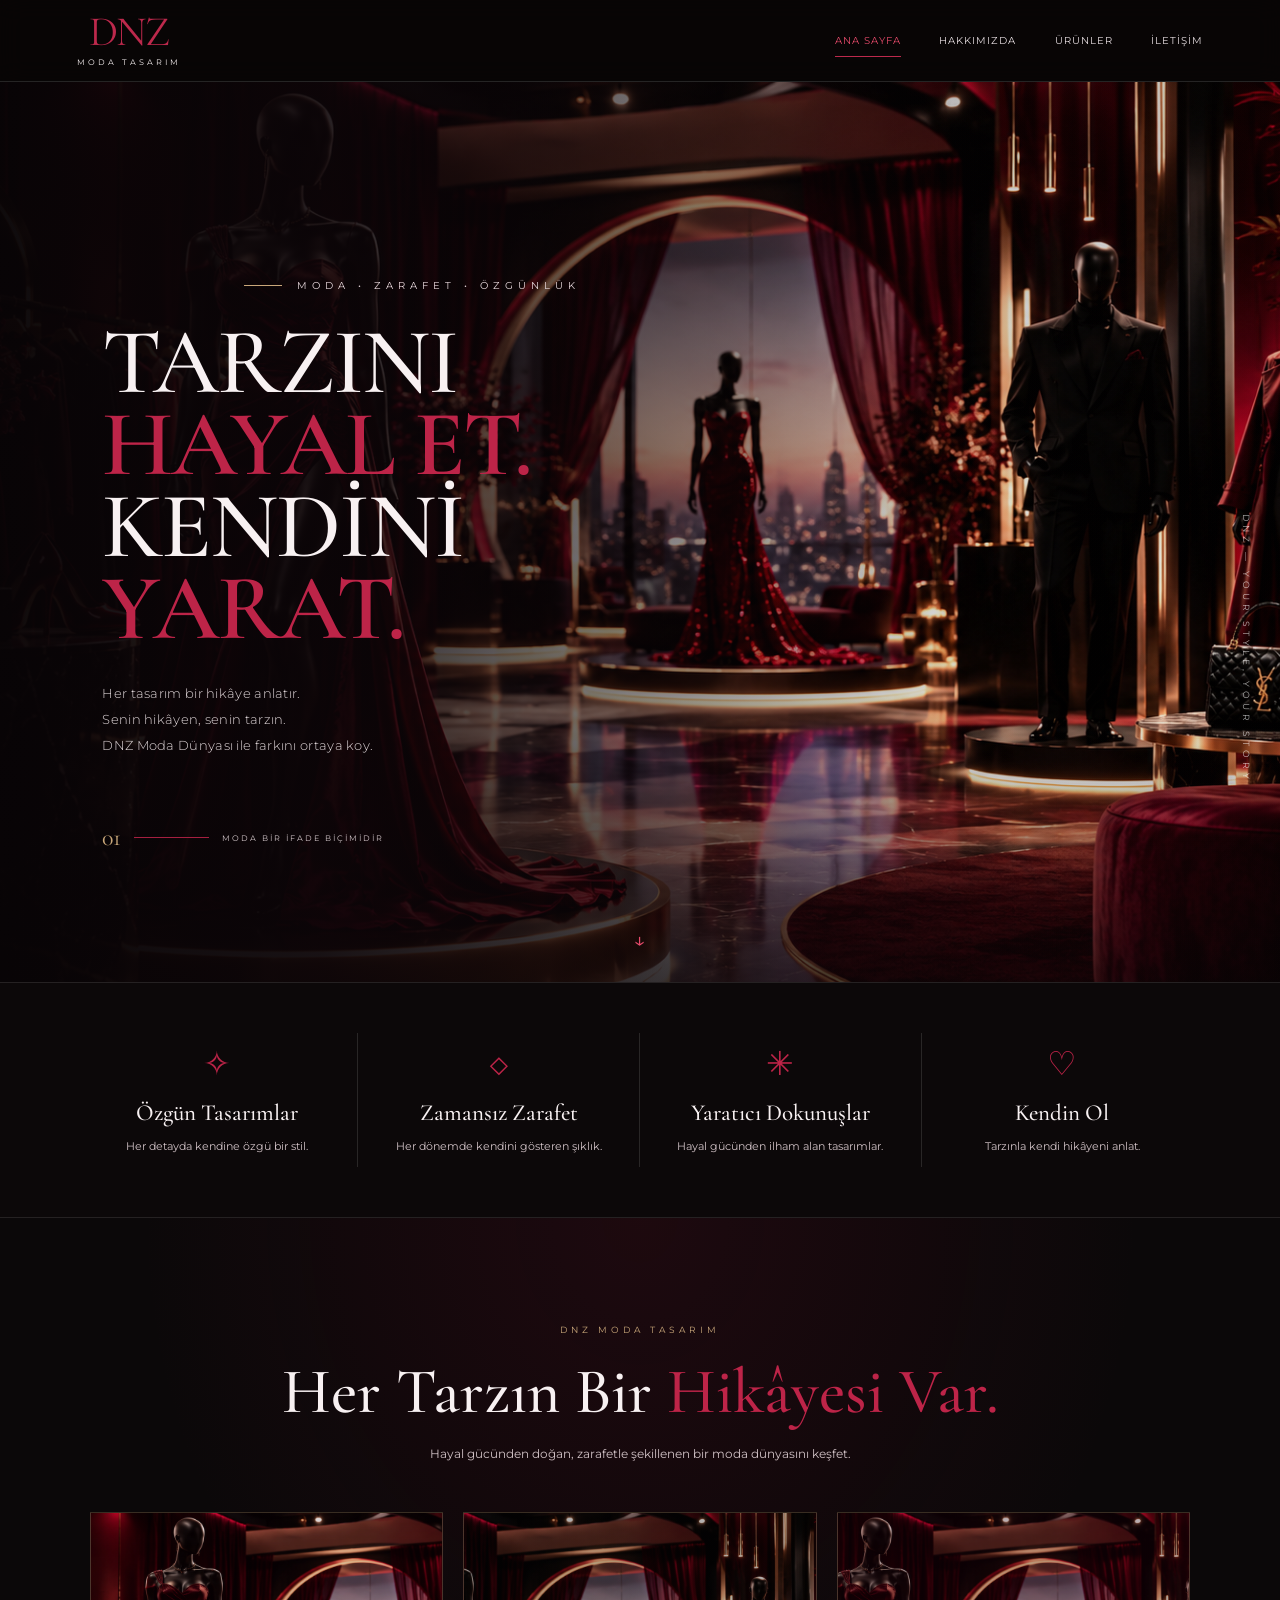
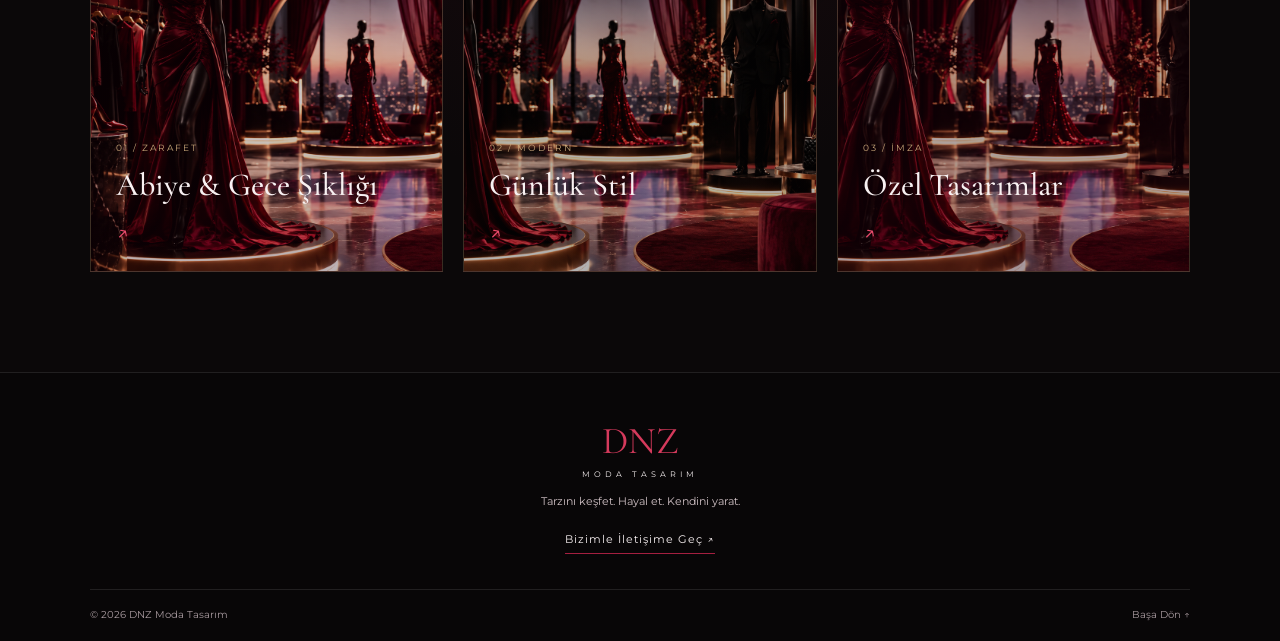
<file: index.html>
<!DOCTYPE html>
<html lang="tr">
<head>
    <meta charset="UTF-8">
    <meta name="viewport" content="width=device-width, initial-scale=1.0">

    <meta name="theme-color" content="#100607">
    <meta name="description" content="DNZ Moda Tasarım — Tarzını keşfet, kendi hikâyeni yarat.">

    <title>DNZ Moda Tasarım | Tarzını Keşfet</title>

    <link rel="stylesheet" href="style.css">
    <link rel="preconnect" href="https://fonts.googleapis.com">
    <link rel="preconnect" href="https://fonts.gstatic.com" crossorigin>
    <link href="https://fonts.googleapis.com/css2?family=Cormorant+Garamond:wght@400;500;600;700&family=Montserrat:wght@300;400;500;600;700&display=swap" rel="stylesheet">
</head>

<body>

    <!-- ÜST MENÜ -->
    
<header class="header">

    <a href="index.html" class="logo" aria-label="DNZ Moda Tasarım ana sayfa">
        <span class="logo-name">DNZ</span>
        <span class="logo-subtitle">MODA TASARIM</span>
    </a>

    <input type="checkbox" id="menu-toggle">

    <label for="menu-toggle" class="menu-button"
           aria-label="Menüyü aç veya kapat">
        <span></span>
        <span></span>
        <span></span>
    </label>

    <nav class="navigation" aria-label="Ana menü">

        <a href="index.html" class="active">Ana Sayfa</a>

        <a href="hakkimizda.html">Hakkımızda</a>

        <a href="urunler.html">Ürünler</a>

        <a href="iletisim.html">İletişim</a>

    </nav>


</header>

    <main>

        <!-- ANA SAYFA -->
        <section class="hero" id="anasayfa">

            <div class="hero-overlay"></div>

            <div class="hero-content">
                <div class="eyebrow">
                    <span class="eyebrow-line"></span>
                    MODA • ZARAFET • ÖZGÜNLÜK
                </div>

                <h1>
                    Tarzını <br>
                    <span>Hayal Et.</span>
                    <br>
                    Kendini <br>
                    <span>Yarat.</span>
                </h1>

                <p class="hero-description">
                    Her tasarım bir hikâye anlatır.
                    <br>
                    Senin hikâyen, senin tarzın.
                    <br>
                    DNZ Moda Dünyası ile farkını ortaya koy.
                </p>

                <div class="hero-bottom">
                    <span class="hero-number">01</span>
                    <span class="hero-line"></span>
                    <span class="hero-caption">MODA BİR İFADE BİÇİMİDİR</span>
                </div>
            </div>

            <div class="side-caption">
                DNZ — YOUR STYLE, YOUR STORY
            </div>

            <a href="#hakkimizda" class="scroll-indicator">
                
                <span class="scroll-arrow">↓</span>
            </a>

        </section>

        <!-- MARKA DEĞERLERİ -->
        <section class="features" id="hakkimizda">

            <div class="feature">
                <span class="feature-icon">✧</span>
                <h3>Özgün Tasarımlar</h3>
                <p>Her detayda kendine özgü bir stil.</p>
            </div>

            <div class="feature">
                <span class="feature-icon">◇</span>
                <h3>Zamansız Zarafet</h3>
                <p>Her dönemde kendini gösteren şıklık.</p>
            </div>

            <div class="feature">
                <span class="feature-icon">✳</span>
                <h3>Yaratıcı Dokunuşlar</h3>
                <p>Hayal gücünden ilham alan tasarımlar.</p>
            </div>

            <div class="feature">
                <span class="feature-icon">♡</span>
                <h3>Kendin Ol</h3>
                <p>Tarzınla kendi hikâyeni anlat.</p>
            </div>

        </section>

        <!-- KOLEKSİYON ALANI -->
        <section class="collection" id="urunler">
            <div class="section-heading">
                <span class="section-label">DNZ MODA TASARIM</span>
                <h2>Her Tarzın Bir <span>Hikâyesi Var.</span></h2>
                <p>
                    Hayal gücünden doğan, zarafetle şekillenen
                    bir moda dünyasını keşfet.
                </p>
            </div>

            <div class="collection-grid">

                <a href="#iletisim" class="collection-card collection-one">
                    <div class="collection-card-content">
                        <span>01 / ZARAFET</span>
                        <h3>Abiye & Gece Şıklığı</h3>
                        <span class="card-arrow">↗</span>
                    </div>
                </a>

                <a href="#iletisim" class="collection-card collection-two">
                    <div class="collection-card-content">
                        <span>02 / MODERN</span>
                        <h3>Günlük Stil</h3>
                        <span class="card-arrow">↗</span>
                    </div>
                </a>

                <a href="#iletisim" class="collection-card collection-three">
                    <div class="collection-card-content">
                        <span>03 / İMZA</span>
                        <h3>Özel Tasarımlar</h3>
                        <span class="card-arrow">↗</span>
                    </div>
                </a>

            </div>
        </section>

        <!-- ALT BÖLÜM -->
        <footer class="footer" id="iletisim">
            <a href="#anasayfa" class="footer-logo">DNZ <span>MODA TASARIM</span></a>

            <p>
                Tarzını keşfet. Hayal et. Kendini yarat.
            </p>

            <a href="mailto:info@dnzmodatasarım.com" class="footer-contact">
                Bizimle İletişime Geç ↗
            </a>

            <div class="footer-bottom">
                <span>© 2026 DNZ Moda Tasarım</span>
                <a href="#anasayfa">Başa Dön ↑</a>
            </div>
        </footer>

    </main>

</body>
</html>
</file>
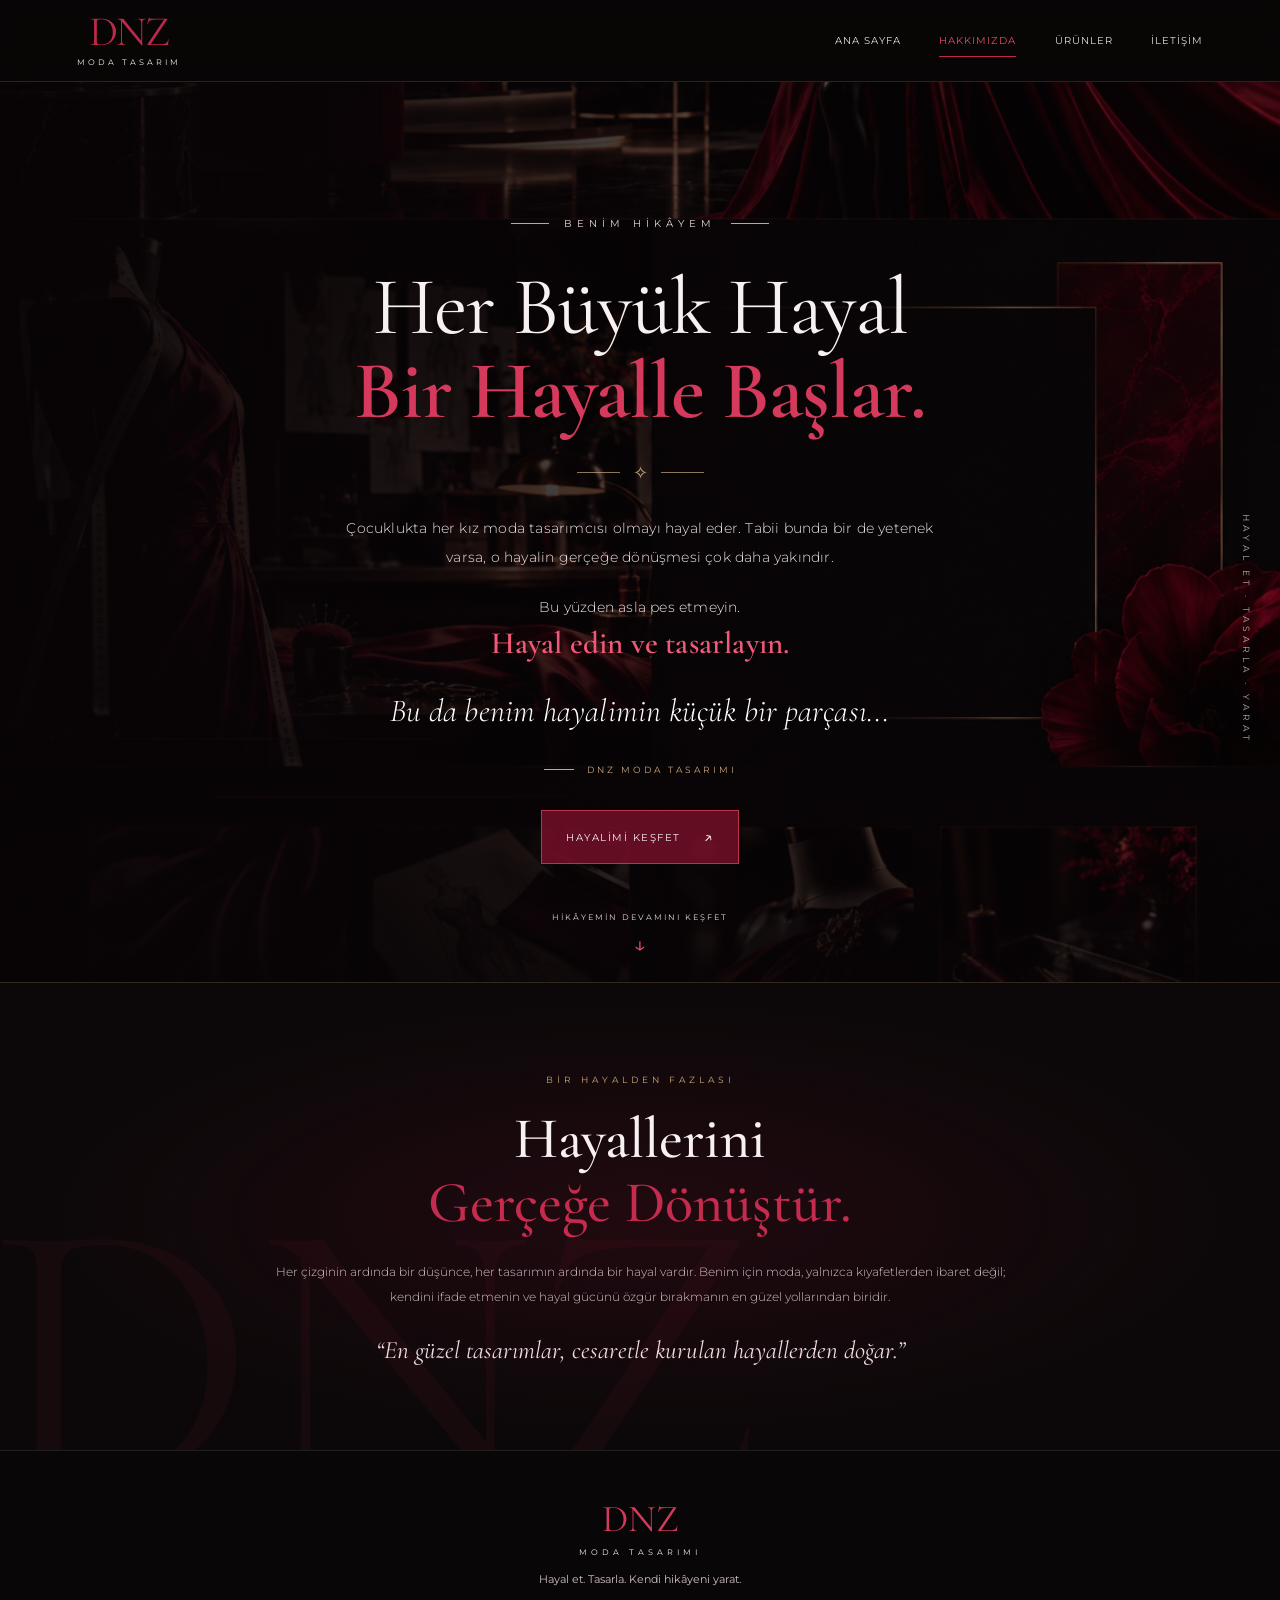
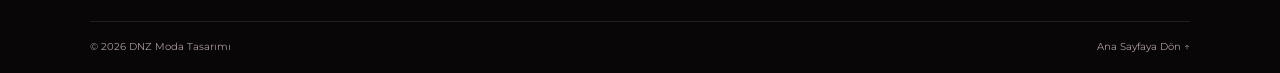
<file: hakkimizda.html>
<!DOCTYPE html>
<html lang="tr">
<head>
    <meta charset="UTF-8">
    <meta name="viewport" content="width=device-width, initial-scale=1.0">

    <meta name="theme-color" content="#0b0809">
    <meta name="description" content="DNZ Moda Dünyası'nın hayalden tasarıma uzanan hikâyesi.">

    <title>Hakkımızda | DNZ Moda Tasarım</title>

    <link rel="stylesheet" href="style.css">

    <link rel="preconnect" href="https://fonts.googleapis.com">
    <link rel="preconnect" href="https://fonts.gstatic.com" crossorigin>

    <link href="https://fonts.googleapis.com/css2?family=Cormorant+Garamond:wght@400;500;600;700&family=Montserrat:wght@300;400;500;600&display=swap" rel="stylesheet">
</head>

<body>

<header class="header">

    <a href="index.html" class="logo" aria-label="DNZ Moda Dünyası ana sayfa">
        <span class="logo-name">DNZ</span>
        <span class="logo-subtitle">MODA TASARIM</span>
    </a>

    <input type="checkbox" id="menu-toggle">

    <label for="menu-toggle" class="menu-button"
           aria-label="Menüyü aç veya kapat">
        <span></span>
        <span></span>
        <span></span>
    </label>

    <nav class="navigation" aria-label="Ana menü">

        <a href="index.html">Ana Sayfa</a>

         <a href="hakkimizda.html" class="active">Hakkımızda</a>

        <a href="urunler.html">Ürünler</a>

        <a href="iletisim.html">İletişim</a>

    </nav>


</header>


    <main>

        <!-- HİKÂYEMİZ -->
        <section class="about-hero">

            <div class="background-overlay"></div>

            <div class="about-content">

                <div class="eyebrow">
                    <span class="line"></span>
                    BENİM HİKÂYEM
                    <span class="line"></span>
                </div>

                <h1>
                    Her Büyük Hayal
                    <br>
                    <span>Bir Hayalle Başlar.</span>
                </h1>

                <div class="ornament">
                    <span></span>
                    ✧
                    <span></span>
                </div>

                <p class="story">
                    Çocuklukta her kız moda tasarımcısı olmayı hayal eder.
                    Tabii bunda bir de yetenek varsa, o hayalin gerçeğe
                    dönüşmesi çok daha yakındır.
                </p>

                <p class="story">
                    Bu yüzden asla pes etmeyin.
                    <br>
                    <span class="highlight">Hayal edin ve tasarlayın.</span>
                </p>

                <p class="story ending">
                    Bu da benim hayalimin küçük bir parçası...
                </p>

                <div class="signature">
                    <span class="signature-line"></span>
                    <span>DNZ Moda Tasarımı</span>
                </div>

                <a href="index.html#urunler" class="discover-button">
                    HAYALİMİ KEŞFET <span>↗</span>
                </a>

            </div>

            <div class="vertical-note">
                HAYAL ET · TASARLA · YARAT
            </div>

            <a href="#hikayenin-anlami" class="scroll-down">
                <span>HİKÂYEMİN DEVAMINI KEŞFET</span>
                <span class="arrow">↓</span>
            </a>

        </section>

        <!-- HAYALİN ANLAMI -->
        <section class="dream-section" id="hikayenin-anlami">

            <div class="dream-decoration">DNZ</div>

            <div class="dream-text">
                <span class="section-label">BİR HAYALDEN FAZLASI</span>

                <h2>
                    Hayallerini
                    <span>Gerçeğe Dönüştür.</span>
                </h2>

                <p>
                    Her çizginin ardında bir düşünce, her tasarımın
                    ardında bir hayal vardır. Benim için moda,
                    yalnızca kıyafetlerden ibaret değil; kendini
                    ifade etmenin ve hayal gücünü özgür bırakmanın
                    en güzel yollarından biridir.
                </p>

                <p class="dream-quote">
                    “En güzel tasarımlar, cesaretle kurulan
                    hayallerden doğar.”
                </p>
            </div>

        </section>

    </main>

    <!-- ALT BİLGİ -->
    <footer class="footer">

        <a href="index.html" class="footer-logo">
            DNZ <span>MODA TASARIMI</span>
        </a>

        <p>Hayal et. Tasarla. Kendi hikâyeni yarat.</p>

        <div class="footer-bottom">
            <span>© 2026 DNZ Moda Tasarımı</span>
            <a href="index.html">Ana Sayfaya Dön ↑</a>
        </div>

    </footer>

</body>
</html>
</file>
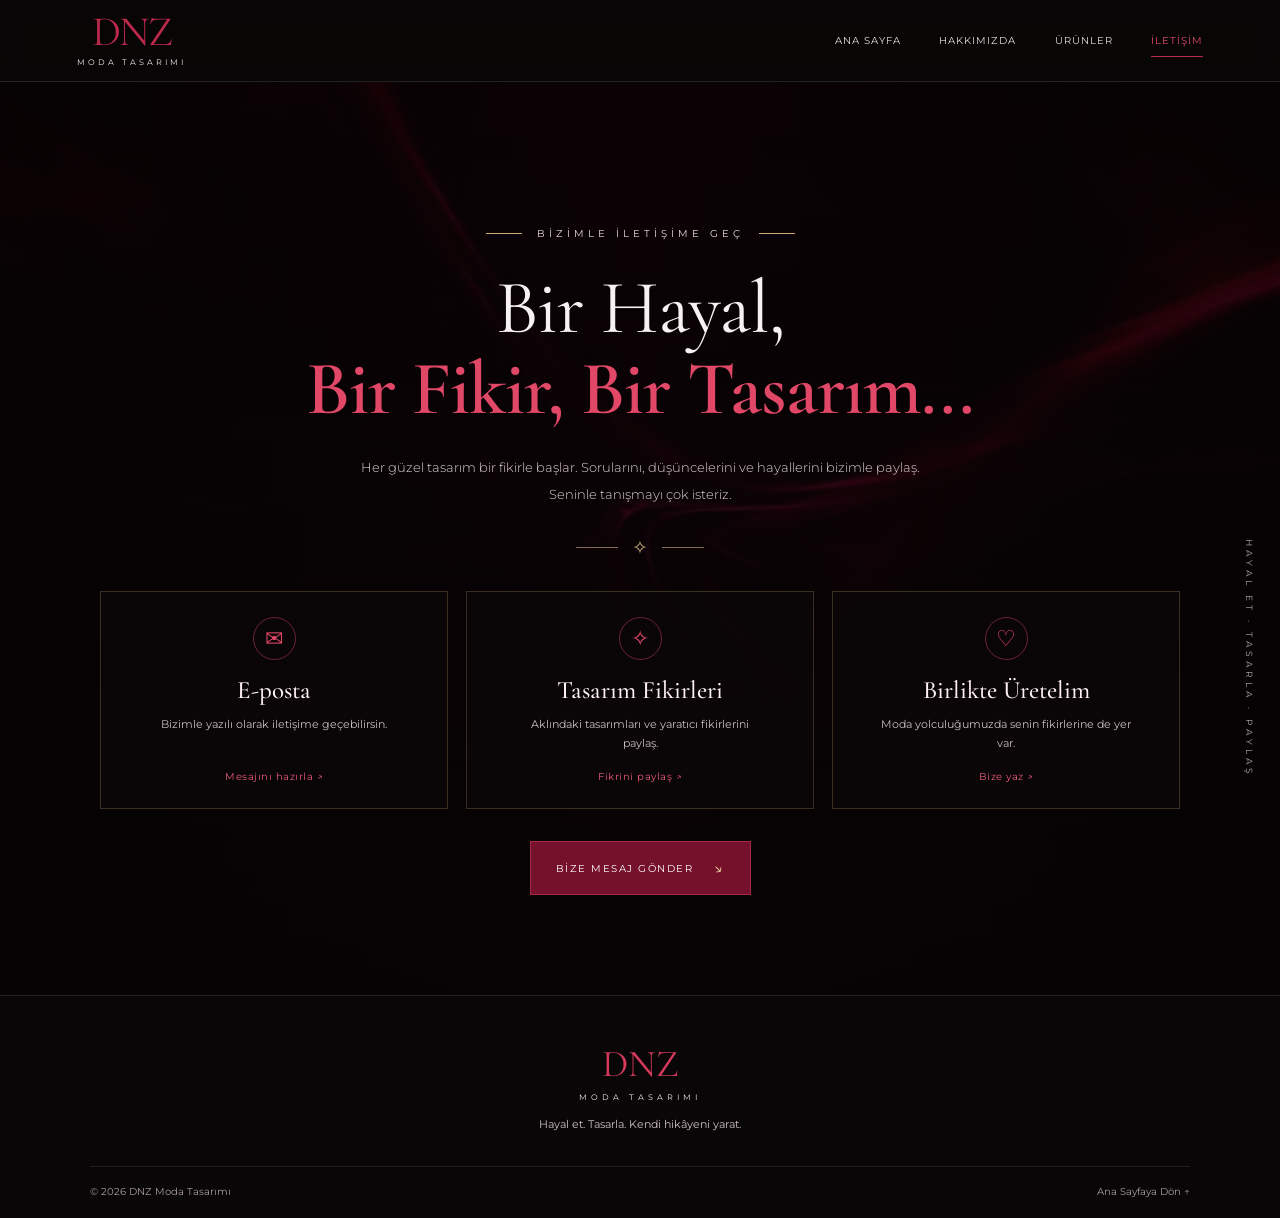
<file: iletisim.html>
<!DOCTYPE html>
<html lang="tr">
<head>
    <meta charset="UTF-8">
    <meta name="viewport" content="width=device-width, initial-scale=1.0">

    <meta name="description" content="DNZ Moda Dünyası ile iletişime geçin. Hayallerinizi, fikirlerinizi ve tasarım önerilerinizi bizimle paylaşın.">

    <title>İletişim | DNZ Moda Tasarım</title>

    <link rel="stylesheet" href="style.css">

    <link rel="preconnect" href="https://fonts.googleapis.com">
    <link rel="preconnect" href="https://fonts.gstatic.com" crossorigin>

    <link href="https://fonts.googleapis.com/css2?family=Cormorant+Garamond:wght@400;500;600;700&family=Montserrat:wght@300;400;500;600&display=swap" rel="stylesheet">
</head>

<body class="contact-page">

    <!-- ÜST MENÜ -->
    
<header class="header">

    <a href="index.html" class="logo" aria-label="DNZ Moda Dünyası ana sayfa">
        <span class="logo-name">DNZ</span>
        <span class="logo-subtitle">MODA TASARIMI</span>
    </a>

    <input type="checkbox" id="menu-toggle">

    <label for="menu-toggle" class="menu-button"
           aria-label="Menüyü aç veya kapat">
        <span></span>
        <span></span>
        <span></span>
    </label>

    <nav class="navigation" aria-label="Ana menü">

        <a href="index.html">Ana Sayfa</a>

        <a href="hakkimizda.html">Hakkımızda</a>

        <a href="urunler.html">Ürünler</a>

       <a href="iletisim.html" class="active">İletişim</a>

    </nav>

    

</header>


    <main>

        <!-- İLETİŞİM ANA ALANI -->
        <section class="contact-hero">

            <div class="contact-overlay"></div>

            <div class="contact-content">

                <div class="contact-eyebrow">
                    <span></span>
                    BİZİMLE İLETİŞİME GEÇ
                    <span></span>
                </div>

                <h1>
                    Bir Hayal,
                    <br>
                    <span>Bir Fikir, Bir Tasarım...</span>
                </h1>

                <p class="contact-intro">
                    Her güzel tasarım bir fikirle başlar.
                    Sorularını, düşüncelerini ve hayallerini
                    bizimle paylaş. Seninle tanışmayı çok isteriz.
                </p>

                <div class="contact-divider">
                    <span></span>
                    ✧
                    <span></span>
                </div>

                <div class="contact-cards">

                    <article class="contact-card">
                        <div class="contact-icon">✉</div>
                        <h2>E-posta</h2>
                        <p>Bizimle yazılı olarak iletişime geçebilirsin.</p>
                        <a href="#mesaj-gonder">Mesajını hazırla ↗</a>
                    </article>

                    <article class="contact-card">
                        <div class="contact-icon">✧</div>
                        <h2>Tasarım Fikirleri</h2>
                        <p>Aklındaki tasarımları ve yaratıcı fikirlerini paylaş.</p>
                        <a href="#mesaj-gonder">Fikrini paylaş ↗</a>
                    </article>

                    <article class="contact-card">
                        <div class="contact-icon">♡</div>
                        <h2>Birlikte Üretelim</h2>
                        <p>Moda yolculuğumuzda senin fikirlerine de yer var.</p>
                        <a href="#mesaj-gonder">Bize yaz ↗</a>
                    </article>

                </div>

                <a href="#mesaj-gonder" class="contact-button">
                    BİZE MESAJ GÖNDER <span>↘</span>
                </a>

            </div>

            <div class="contact-side-note">
                HAYAL ET · TASARLA · PAYLAŞ
            </div>

        </section>

       
    <!-- ALT BİLGİ -->
    <footer class="footer">

        <a href="index.html" class="footer-logo">
            DNZ <span>MODA TASARIMI</span>
        </a>

        <p>Hayal et. Tasarla. Kendi hikâyeni yarat.</p>

        <div class="footer-bottom">
            <span>© 2026 DNZ Moda Tasarımı</span>
            <a href="index.html">Ana Sayfaya Dön ↑</a>
        </div>

    </footer>

</body>
</html>
</file>
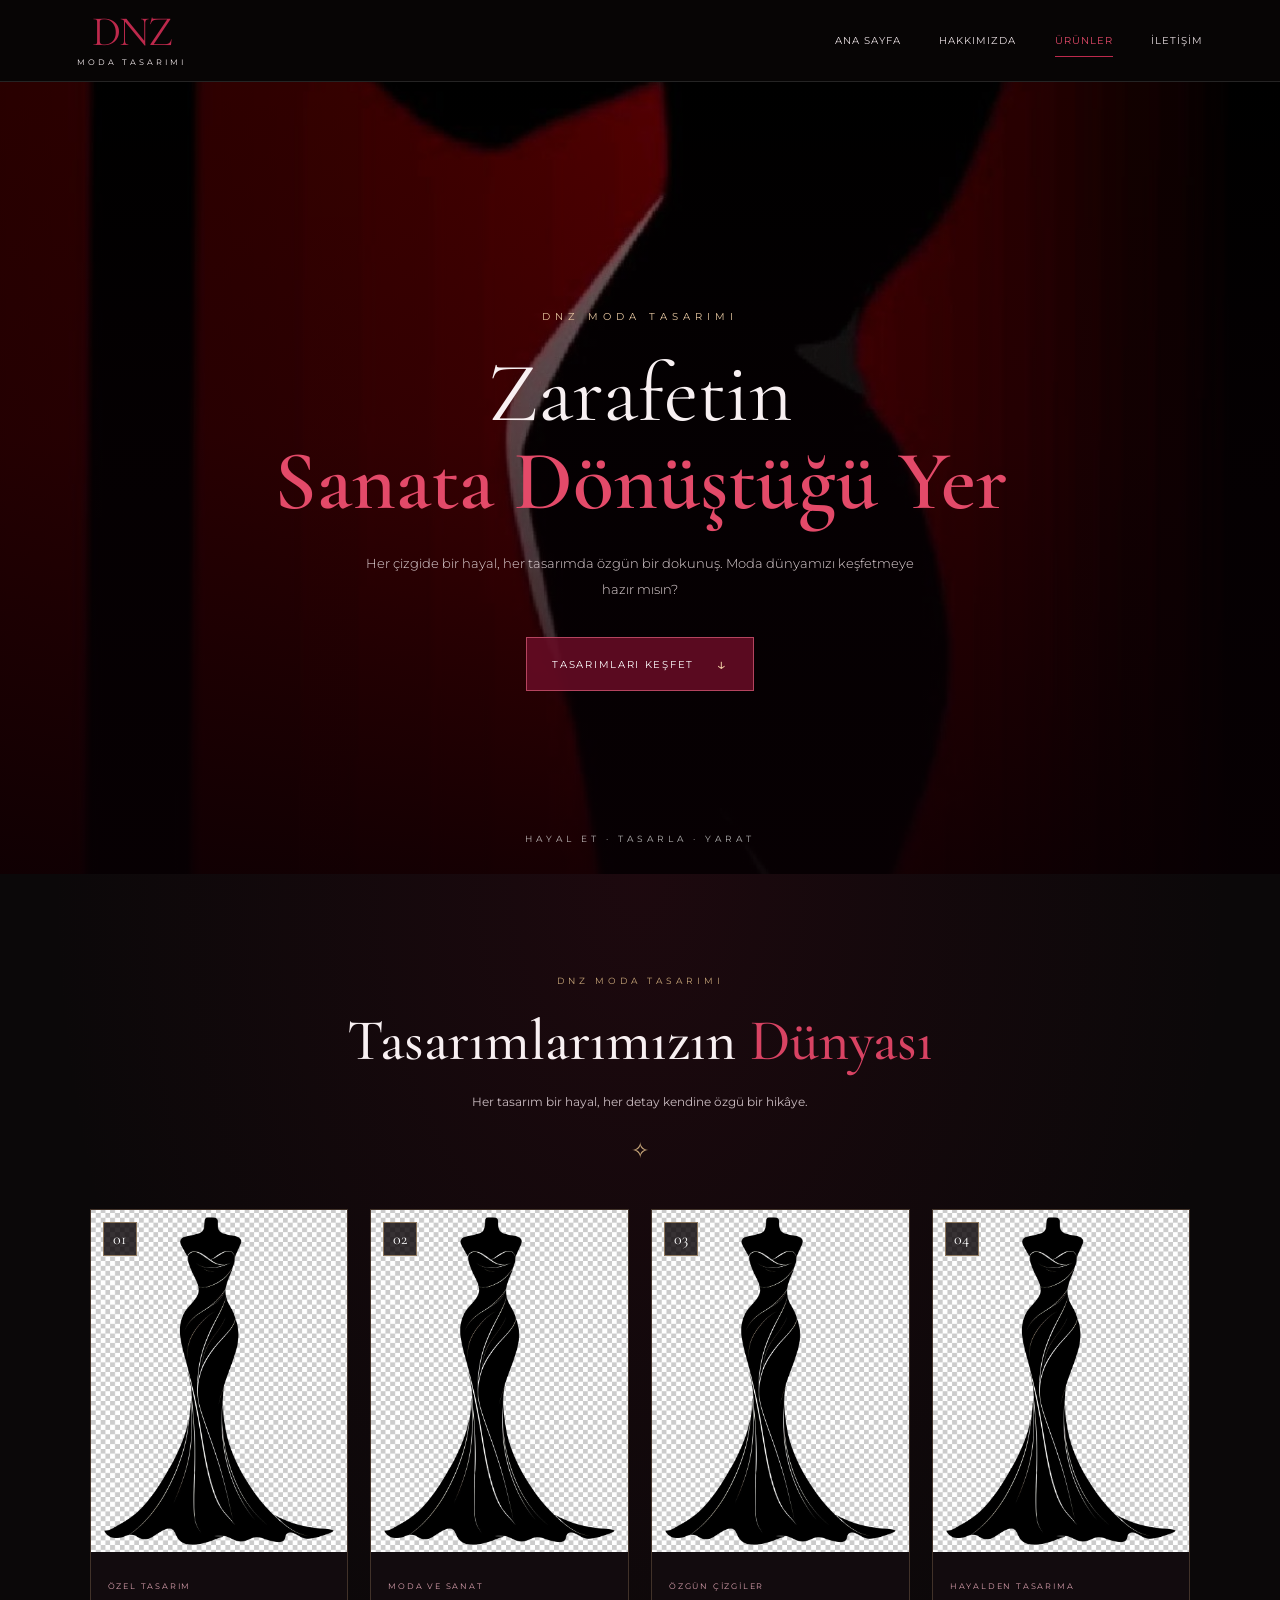
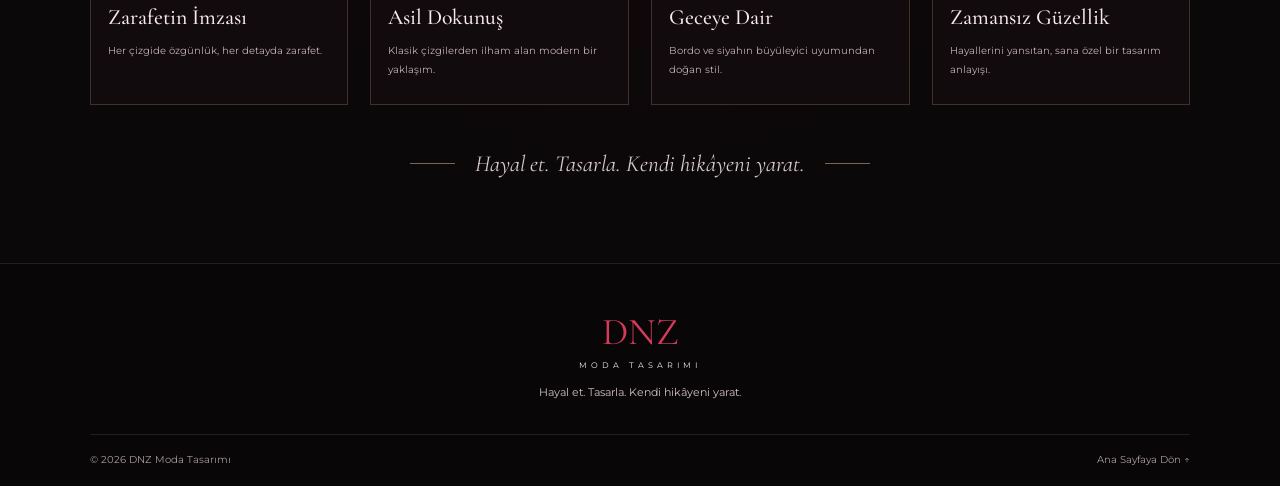
<file: urunler.html>
<!DOCTYPE html>
<html lang="tr">
<head>
    <meta charset="UTF-8">
    <meta name="viewport" content="width=device-width, initial-scale=1.0">

    <title>Ürünler | DNZ Moda Tasarım</title>

    <link rel="stylesheet" href="style.css">

    <link rel="preconnect" href="https://fonts.googleapis.com">
    <link rel="preconnect" href="https://fonts.gstatic.com" crossorigin>

    <link href="https://fonts.googleapis.com/css2?family=Cormorant+Garamond:wght@400;500;600;700&family=Montserrat:wght@300;400;500;600&display=swap" rel="stylesheet">
</head>

<body class="products-page">

    <!-- ÜST MENÜ -->
   
<header class="header">

    <a href="index.html" class="logo" aria-label="DNZ Moda Dünyası ana sayfa">
        <span class="logo-name">DNZ</span>
        <span class="logo-subtitle">MODA TASARIMI</span>
    </a>

    <input type="checkbox" id="menu-toggle">

    <label for="menu-toggle" class="menu-button"
           aria-label="Menüyü aç veya kapat">
        <span></span>
        <span></span>
        <span></span>
    </label>

    <nav class="navigation" aria-label="Ana menü">

        <a href="index.html">Ana Sayfa</a>

        <a href="hakkimizda.html">Hakkımızda</a>

        <a href="urunler.html" class="active">Ürünler</a>
        <a href="iletisim.html">İletişim</a>

    </nav>

</header>


    <main>

        <!-- ÜRÜNLER SAYFASI GİRİŞİ -->
        <section class="products-hero">

            <div class="products-overlay"></div>

            <div class="products-intro">

                <span class="products-eyebrow">
                    DNZ MODA TASARIMI
                </span>

                <h1>
                    Zarafetin
                    <br>
                    <span>Sanata Dönüştüğü Yer</span>
                </h1>

                <p>
                    Her çizgide bir hayal, her tasarımda özgün bir dokunuş.
                    Moda dünyamızı keşfetmeye hazır mısın?
                </p>

                <a href="#koleksiyon" class="products-button">
                    TASARIMLARI KEŞFET <span>↓</span>
                </a>

            </div>

            <div class="products-bottom-note">
                HAYAL ET · TASARLA · YARAT
            </div>

        </section>

        <!-- TEK GÖRSELLİ ÜRÜN ALANI -->
        
<section class="collection-section" id="koleksiyon">

    <div class="collection-heading">
        <span class="collection-eyebrow">DNZ MODA TASARIMI</span>

        <h2>
            Tasarımlarımızın <span>Dünyası</span>
        </h2>

        <p>
            Her tasarım bir hayal, her detay kendine özgü bir hikâye.
        </p>

        <div class="collection-ornament">✧</div>
    </div>

    <!-- 4 ÜRÜN KARTI -->
    <div class="product-grid">

        <article class="product-card">
            <div class="product-image-wrap">
                <img src="urunkartlar.jpg"
                     alt="DNZ Moda tasarım koleksiyonu 1"
                     class="product-image">
                <span class="product-number">01</span>
            </div>
            <div class="product-info">
                <span class="product-category">ÖZEL TASARIM</span>
                <h3>Zarafetin İmzası</h3>
                <p>Her çizgide özgünlük, her detayda zarafet.</p>
            </div>
        </article>

        <article class="product-card">
            <div class="product-image-wrap">
                <img src="urunkartlar.jpg"
                     alt="DNZ Moda tasarım koleksiyonu 2"
                     class="product-image">
                <span class="product-number">02</span>
            </div>
            <div class="product-info">
                <span class="product-category">MODA VE SANAT</span>
                <h3>Asil Dokunuş</h3>
                <p>Klasik çizgilerden ilham alan modern bir yaklaşım.</p>
            </div>
        </article>

        <article class="product-card">
            <div class="product-image-wrap">
                <img src="urunkartlar.jpg"
                     alt="DNZ Moda tasarım koleksiyonu 3"
                     class="product-image">
                <span class="product-number">03</span>
            </div>
            <div class="product-info">
                <span class="product-category">ÖZGÜN ÇİZGİLER</span>
                <h3>Geceye Dair</h3>
                <p>Bordo ve siyahın büyüleyici uyumundan doğan stil.</p>
            </div>
        </article>

        <article class="product-card">
            <div class="product-image-wrap">
                <img src="urunkartlar.jpg"
                     alt="DNZ Moda tasarım koleksiyonu 4"
                     class="product-image">
                <span class="product-number">04</span>
            </div>
            <div class="product-info">
                <span class="product-category">HAYALDEN TASARIMA</span>
                <h3>Zamansız Güzellik</h3>
                <p>Hayallerini yansıtan, sana özel bir tasarım anlayışı.</p>
            </div>
        </article>

    </div>

    <div class="collection-footer">
        <span></span>
        <p>Hayal et. Tasarla. Kendi hikâyeni yarat.</p>
        <span></span>
    </div>

</section>


    </main>

    <!-- ALT BİLGİ -->
    <footer class="footer">

        <a href="index.html" class="footer-logo">
            DNZ <span>MODA TASARIMI</span>
        </a>

        <p>Hayal et. Tasarla. Kendi hikâyeni yarat.</p>

        <div class="footer-bottom">
            <span>© 2026 DNZ Moda Tasarımı</span>
            <a href="index.html">Ana Sayfaya Dön ↑</a>
        </div>

    </footer>

</body>
</html>
</file>
<file: style.css>
/* ==========================
   DNZ MODA DÜNYASI
   RENKLER VE GENEL AYARLAR
========================== */

:root {
    --black: #0b0809;
    --black-soft: #130c0f;
    --burgundy: #720d28;
    --burgundy-light: #a51f40;
    --white: #f7f1f2;
    --muted: #c4b7bb;
    --gold: #c9a77a;
}

* {
    margin: 0;
    padding: 0;
    box-sizing: border-box;
}

html {
    scroll-behavior: smooth;
    scroll-padding-top: 90px;
}

body {
    background: var(--black);
    color: var(--white);
    font-family: 'Montserrat', sans-serif;
    overflow-x: hidden;
}

a {
    color: inherit;
    text-decoration: none;
}

button,
a,
label {
    -webkit-tap-highlight-color: transparent;
}

/* ==========================
   ÜST MENÜ
========================== */

.header {
    width: 100%;
    height: 88px;
    padding: 0 6%;
    position: absolute;
    top: 0;
    left: 0;
    z-index: 10;

    display: flex;
    align-items: center;
    justify-content: space-between;
    gap: 25px;

    background: rgba(9, 5, 7, 0.78);
    border-bottom: 1px solid rgba(255, 255, 255, 0.13);
    backdrop-filter: blur(12px);
}

.logo {
    display: flex;
    flex-direction: column;
    align-items: center;
    flex-shrink: 0;
}

.logo-icon {
    font-family: 'Cormorant Garamond', serif;
    font-size: 43px;
    line-height: 0.9;
    letter-spacing: -5px;
    color: #d12d50;
}

.logo-icon span {
    color: var(--white);
}

.logo-text {
    font-size: 8px;
    letter-spacing: 3px;
    margin-top: 8px;
    white-space: nowrap;
}

.navigation {
    display: flex;
    align-items: center;
    justify-content: center;
    gap: clamp(18px, 3vw, 43px);
}

.nav-link {
    position: relative;
    padding: 10px 0;
    color: #e2d9dc;
    font-size: 11px;
    letter-spacing: 1.1px;
    text-transform: uppercase;
    transition: color 0.3s ease;
}

.nav-link::after {
    content: "";
    position: absolute;
    left: 0;
    bottom: 0;
    width: 0;
    height: 2px;
    background: var(--burgundy-light);
    transition: width 0.3s ease;
}

.nav-link:hover,
.nav-link.active {
    color: #ed5473;
}

.nav-link:hover::after,
.nav-link.active::after {
    width: 100%;
}

.header-button {
    padding: 13px 17px;
    border: 1px solid rgba(201, 167, 122, 0.7);
    color: var(--white);
    font-size: 10px;
    letter-spacing: 0.8px;
    white-space: nowrap;
    transition: 0.3s ease;
}

.header-button:hover {
    background: var(--burgundy);
    border-color: var(--burgundy);
}

.menu-toggle,
.menu-button {
    display: none;
}

/* ==========================
   ANA GÖRSEL / HERO
========================== */

.hero {
    min-height: 760px;
    height: 100svh;
    max-height: 1100px;
    position: relative;
    isolation: isolate;

    display: flex;
    align-items: center;

    background-color: var(--black);

    /* image.jpg ana arka plan görselidir */
    background-image: url("image.jpg");
    background-repeat: no-repeat;
    background-position: center center;
    background-size: cover;
}

.hero-overlay {
    position: absolute;
    inset: 0;
    z-index: -1;

    background:
        linear-gradient(
            90deg,
            rgba(8, 4, 6, 0.97) 0%,
            rgba(12, 5, 8, 0.88) 25%,
            rgba(12, 5, 8, 0.53) 48%,
            rgba(12, 5, 8, 0.08) 78%
        ),
        linear-gradient(
            0deg,
            rgba(8, 4, 6, 0.66) 0%,
            transparent 30%,
            rgba(8, 4, 6, 0.16) 100%
        );
}

.hero-content {
    width: min(620px, 54%);
    margin-left: 8%;
    padding-top: 65px;
    animation: reveal 1s ease both;
}

.eyebrow {
    display: flex;
    align-items: center;
    gap: 14px;

    color: #e4d1d6;
    font-size: 10px;
    letter-spacing: 4px;
    line-height: 1.8;
    margin-bottom: 27px;
}

.eyebrow-line {
    display: inline-block;
    width: 38px;
    height: 1px;
    background: var(--gold);
}

.hero h1 {
    font-family: 'Cormorant Garamond', serif;
    font-weight: 500;
    font-size: clamp(58px, 7.3vw, 105px);
    line-height: 0.88;
    letter-spacing: -2px;
    text-transform: uppercase;
}

.hero h1 span {
    color: #bd2448;
    font-weight: 600;
}

.hero-description {
    margin-top: 30px;
    color: #e1d8da;
    font-size: 13px;
    font-weight: 300;
    line-height: 2;
    letter-spacing: 0.3px;
}

.hero-buttons {
    display: flex;
    align-items: center;
    gap: 15px;
    flex-wrap: wrap;
    margin-top: 34px;
}

.button {
    min-height: 51px;
    padding: 0 21px;

    display: inline-flex;
    align-items: center;
    justify-content: center;
    gap: 22px;

    font-size: 10px;
    font-weight: 500;
    letter-spacing: 1px;
    text-transform: uppercase;

    transition:
        background 0.3s ease,
        border-color 0.3s ease,
        transform 0.3s ease;
}

.button:hover {
    transform: translateY(-3px);
}

.button-primary {
    background: var(--burgundy);
    border: 1px solid var(--burgundy);
    color: white;
}

.button-primary:hover {
    background: #a71e40;
    border-color: #a71e40;
}

.button-primary span {
    font-size: 18px;
}

.button-outline {
    border: 1px solid rgba(255, 255, 255, 0.45);
    background: rgba(0, 0, 0, 0.15);
}

.button-outline:hover {
    border-color: var(--gold);
    background: rgba(114, 13, 40, 0.45);
}

.hero-bottom {
    display: flex;
    align-items: center;
    gap: 13px;
    margin-top: 65px;
}

.hero-number {
    font-family: 'Cormorant Garamond', serif;
    color: var(--gold);
    font-size: 24px;
}

.hero-line {
    height: 1px;
    width: 75px;
    background: #a51f40;
}

.hero-caption {
    font-size: 8px;
    letter-spacing: 2px;
    color: #d4c8cb;
}

.side-caption {
    position: absolute;
    right: 28px;
    top: 48%;
    writing-mode: vertical-rl;
    color: rgba(255, 255, 255, 0.65);
    font-size: 9px;
    letter-spacing: 4px;
}

.scroll-indicator {
    position: absolute;
    bottom: 30px;
    left: 50%;
    transform: translateX(-50%);

    display: flex;
    align-items: center;
    flex-direction: column;
    gap: 9px;

    color: #e2d7db;
    font-size: 8px;
    letter-spacing: 2px;
}

.scroll-arrow {
    color: #e74b6b;
    font-size: 21px;
    animation: float 1.5s ease-in-out infinite;
}

/* ==========================
   MARKA DEĞERLERİ
========================== */

.features {
    display: grid;
    grid-template-columns: repeat(4, 1fr);
    padding: 50px 6%;
    background: #0c0809;
    border-top: 1px solid rgba(255, 255, 255, 0.1);
    border-bottom: 1px solid rgba(255, 255, 255, 0.1);
}

.feature {
    text-align: center;
    padding: 10px 22px;
    border-right: 1px solid rgba(255, 255, 255, 0.12);
}

.feature:last-child {
    border-right: none;
}

.feature-icon {
    display: block;
    margin-bottom: 16px;
    color: #bd2448;
    font-size: 33px;
}

.feature h3 {
    font-family: 'Cormorant Garamond', serif;
    font-size: 23px;
    font-weight: 500;
    margin-bottom: 10px;
}

.feature p {
    color: var(--muted);
    font-size: 11px;
    line-height: 1.8;
}

/* ==========================
   KOLEKSİYON
========================== */

.collection {
    padding: 100px 7%;
    background:
        radial-gradient(
            ellipse at 50% 0%,
            rgba(114, 13, 40, 0.18),
            transparent 55%
        ),
        var(--black);
}

.section-heading {
    text-align: center;
    margin-bottom: 48px;
}

.section-label {
    color: var(--gold);
    font-size: 9px;
    letter-spacing: 4px;
}

.section-heading h2 {
    font-family: 'Cormorant Garamond', serif;
    font-size: clamp(38px, 5vw, 64px);
    font-weight: 500;
    margin-top: 16px;
}

.section-heading h2 span {
    color: #bd2448;
}

.section-heading p {
    margin-top: 13px;
    color: var(--muted);
    font-size: 12px;
    line-height: 1.8;
}

.collection-grid {
    display: grid;
    grid-template-columns: repeat(3, minmax(0, 1fr));
    gap: 20px;
}

.collection-card {
    min-height: 360px;
    position: relative;
    display: flex;
    align-items: flex-end;
    overflow: hidden;
    isolation: isolate;

    background-color: #241015;
    background-image:
        linear-gradient(
            0deg,
            rgba(6, 3, 4, 0.96) 0%,
            rgba(6, 3, 4, 0.5) 35%,
            rgba(6, 3, 4, 0.05) 100%
        );
    border: 1px solid rgba(201, 167, 122, 0.25);

    transition: border-color 0.35s ease;
}

.collection-card::before {
    content: "";
    position: absolute;
    inset: 0;
    z-index: -1;

    background-size: cover;
    background-position: center;
    transition: transform 0.6s ease;
}

.collection-one::before {
    background-image:
        linear-gradient(rgba(36, 0, 12, 0.15), rgba(36, 0, 12, 0.3)),
        url("image.jpg");
    background-position: 29% center;
}

.collection-two::before {
    background-image:
        linear-gradient(rgba(8, 5, 7, 0.3), rgba(8, 5, 7, 0.3)),
        url("image.jpg");
    background-position: 72% center;
}

.collection-three::before {
    background-image:
        linear-gradient(rgba(36, 0, 12, 0.3), rgba(36, 0, 12, 0.4)),
        url("image.jpg");
    background-position: 50% center;
}

.collection-card:hover {
    border-color: var(--gold);
}

.collection-card:hover::before {
    transform: scale(1.06);
}

.collection-card-content {
    width: 100%;
    padding: 25px;
}

.collection-card-content > span:first-child {
    color: var(--gold);
    font-size: 9px;
    letter-spacing: 2px;
}

.collection-card h3 {
    margin-top: 10px;
    font-family: 'Cormorant Garamond', serif;
    font-size: clamp(23px, 2.5vw, 32px);
    font-weight: 500;
}

.card-arrow {
    display: inline-block;
    margin-top: 15px;
    color: #e74b6b;
    font-size: 22px;
    transition: transform 0.3s ease;
}

.collection-card:hover .card-arrow {
    transform: translate(5px, -3px);
}

/* ==========================
   ALT BÖLÜM
========================== */

.footer {
    padding: 65px 7% 22px;
    text-align: center;
    background:
        linear-gradient(
            135deg,
            #16080d,
            #080607 65%
        );
    border-top: 1px solid rgba(201, 167, 122, 0.25);
}

.footer-logo {
    display: inline-flex;
    flex-direction: column;
    gap: 5px;
    font-family: 'Cormorant Garamond', serif;
    font-size: 42px;
    color: #c92b4e;
}

.footer-logo span {
    font-family: 'Montserrat', sans-serif;
    font-size: 9px;
    letter-spacing: 4px;
    color: var(--white);
}

.footer > p {
    margin-top: 22px;
    color: var(--muted);
    font-size: 12px;
}

.footer-contact {
    display: inline-block;
    margin-top: 24px;
    padding-bottom: 7px;
    border-bottom: 1px solid #a51f40;
    font-size: 11px;
    letter-spacing: 1px;
}

.footer-contact:hover {
    color: #ed5473;
}

.footer-bottom {
    margin-top: 55px;
    padding-top: 20px;
    border-top: 1px solid rgba(255, 255, 255, 0.12);

    display: flex;
    justify-content: space-between;
    gap: 15px;

    color: #a99a9e;
    font-size: 10px;
}

.footer-bottom a:hover {
    color: white;
}

/* ==========================
   ANİMASYONLAR
========================== */

@keyframes reveal {
    from {
        opacity: 0;
        transform: translateY(22px);
    }

    to {
        opacity: 1;
        transform: translateY(0);
    }
}

@keyframes float {
    0%, 100% {
        transform: translateY(0);
    }

    50% {
        transform: translateY(6px);
    }
}

/* ==========================
   TABLET
========================== */

@media (max-width: 1000px) {
    .header {
        padding: 0 4%;
        gap: 15px;
    }

    .navigation {
        gap: 18px;
    }

    .nav-link {
        font-size: 10px;
    }

    .header-button {
        padding: 12px;
        font-size: 9px;
    }

    .hero-content {
        width: 62%;
        margin-left: 6%;
    }

    .hero h1 {
        font-size: clamp(58px, 8vw, 82px);
    }

    .collection-card {
        min-height: 300px;
    }
}

/* ==========================
   MOBİL
========================== */

@media (max-width: 700px) {
    .header {
        height: 76px;
        padding: 0 22px;
    }

    .logo-icon {
        font-size: 37px;
    }

    .logo-text {
        font-size: 7px;
    }

    .header-button {
        display: none;
    }

    .menu-toggle {
        position: absolute;
        width: 1px;
        height: 1px;
        opacity: 0;
        pointer-events: none;
    }

    .menu-button {
        width: 34px;
        height: 34px;
        display: flex;
        flex-direction: column;
        align-items: center;
        justify-content: center;
        gap: 6px;
        cursor: pointer;
        margin-left: auto;
    }

    .menu-button span {
        display: block;
        width: 25px;
        height: 1px;
        background: white;
        transition: 0.3s ease;
    }

    .navigation {
        position: absolute;
        top: 76px;
        left: 0;
        right: 0;

        padding: 12px 22px 22px;
        display: flex;
        flex-direction: column;
        align-items: stretch;
        gap: 0;

        background: rgba(11, 6, 8, 0.98);
        border-bottom: 1px solid rgba(255, 255, 255, 0.12);

        opacity: 0;
        visibility: hidden;
        transform: translateY(-10px);
        transition: 0.3s ease;
    }

    .navigation .nav-link {
        padding: 17px 4px;
        border-bottom: 1px solid rgba(255, 255, 255, 0.08);
        font-size: 11px;
    }

    .navigation .nav-link::after {
        display: none;
    }

    .menu-toggle:checked ~ .navigation {
        opacity: 1;
        visibility: visible;
        transform: translateY(0);
    }

    .menu-toggle:checked + .menu-button span:nth-child(1) {
        transform: translateY(7px) rotate(45deg);
    }

    .menu-toggle:checked + .menu-button span:nth-child(2) {
        opacity: 0;
    }

    .menu-toggle:checked + .menu-button span:nth-child(3) {
        transform: translateY(-7px) rotate(-45deg);
    }

    .hero {
        height: auto;
        min-height: 790px;
        max-height: none;
        padding: 115px 0 100px;

        background-position: 60% center;
    }

    .hero-overlay {
        background:
            linear-gradient(
                90deg,
                rgba(8, 4, 6, 0.92),
                rgba(8, 4, 6, 0.68)
            ),
            linear-gradient(
                0deg,
                rgba(8, 4, 6, 0.7),
                transparent 70%
            );
    }

    .hero-content {
        width: 88%;
        margin-left: 6%;
        padding-top: 0;
    }

    .eyebrow {
        font-size: 8px;
        letter-spacing: 2px;
        gap: 9px;
        margin-bottom: 26px;
    }

    .eyebrow-line {
        width: 25px;
    }

    .hero h1 {
        font-size: clamp(55px, 12vw, 78px);
        line-height: 0.92;
        letter-spacing: -1px;
    }

    .hero-description {
        margin-top: 24px;
        font-size: 11px;
        line-height: 2;
    }

    .hero-buttons {
        align-items: stretch;
        flex-direction: column;
        width: min(100%, 280px);
        gap: 12px;
        margin-top: 27px;
    }

    .button {
        min-height: 49px;
        justify-content: space-between;
        padding: 0 15px;
        font-size: 9px;
    }

    .hero-bottom {
        margin-top: 40px;
        gap: 10px;
    }

    .hero-caption {
        font-size: 7px;
        letter-spacing: 1.2px;
    }

    .side-caption {
        display: none;
    }

    .scroll-indicator {
        bottom: 20px;
        font-size: 7px;
    }

    .features {
        grid-template-columns: repeat(2, minmax(0, 1fr));
        padding: 30px 16px;
        row-gap: 20px;
    }

    .feature {
        padding: 18px 10px;
    }

    .feature:nth-child(2) {
        border-right: none;
    }

    .feature h3 {
        font-size: 20px;
    }

    .feature p {
        font-size: 10px;
    }

    .collection {
        padding: 70px 20px;
    }

    .section-heading {
        margin-bottom: 32px;
    }

    .section-label {
        font-size: 8px;
        letter-spacing: 2px;
    }

    .section-heading h2 {
        font-size: 42px;
        line-height: 1.05;
    }

    .section-heading p {
        font-size: 11px;
    }

    .collection-grid {
        grid-template-columns: 1fr;
        gap: 16px;
    }

    .collection-card {
        min-height: 340px;
    }

    .collection-card h3 {
        font-size: 30px;
    }

    .footer {
        padding: 50px 22px 20px;
    }

    .footer-bottom {
        margin-top: 40px;
        font-size: 9px;
    }
}

/* Hareket azaltma tercihi olan ziyaretçiler */
@media (prefers-reduced-motion: reduce) {
    *,
    *::before,
    *::after {
        scroll-behavior: auto !important;
        animation-duration: 0.01ms !important;
        animation-iteration-count: 1 !important;
        transition-duration: 0.01ms !important;
    }
}


:root {
    --black: #0b0809;
    --burgundy: #741029;
    --burgundy-light: #bd294c;
    --white: #f8f1f2;
    --muted: #d0c1c5;
    --gold: #c9a77a;
}

* {
    margin: 0;
    padding: 0;
    box-sizing: border-box;
}

html {
    scroll-behavior: smooth;
    scroll-padding-top: 90px;
}

body {
    background: var(--black);
    color: var(--white);
    font-family: 'Montserrat', sans-serif;
}

a {
    color: inherit;
    text-decoration: none;
}

/* ÜST MENÜ */

.header {
    height: 82px;
    padding: 0 6%;
    position: absolute;
    inset: 0 0 auto;
    z-index: 10;

    display: flex;
    align-items: center;
    justify-content: space-between;
    gap: 25px;

    background: rgba(8, 5, 6, 0.82);
    border-bottom: 1px solid rgba(255, 255, 255, 0.12);
    backdrop-filter: blur(12px);
}

.logo {
    display: flex;
    flex-direction: column;
    align-items: center;
    flex-shrink: 0;
}

.logo-name {
    color: var(--burgundy-light);
    font-family: 'Cormorant Garamond', serif;
    font-size: 42px;
    line-height: 0.85;
    letter-spacing: -2px;
}

.logo-subtitle {
    margin-top: 8px;
    font-size: 8px;
    letter-spacing: 3px;
    white-space: nowrap;
}

.navigation {
    display: flex;
    align-items: center;
    gap: clamp(16px, 3vw, 40px);
}

.navigation a {
    position: relative;
    padding: 10px 0;
    color: #e5dcdf;
    font-size: 10px;
    letter-spacing: 1px;
    text-transform: uppercase;
    transition: color 0.3s;
}

.navigation a:hover,
.navigation a.active {
    color: #e54a6b;
}

.navigation a::after {
    content: "";
    position: absolute;
    left: 0;
    bottom: 0;
    width: 0;
    height: 1px;
    background: var(--burgundy-light);
    transition: width 0.3s;
}

.navigation a:hover::after,
.navigation a.active::after {
    width: 100%;
}

.header-cta {
    padding: 13px 15px;
    border: 1px solid rgba(201, 167, 122, 0.7);
    font-size: 10px;
    white-space: nowrap;
    transition: background 0.3s;
}

.header-cta span {
    color: var(--gold);
    margin-left: 8px;
}

.header-cta:hover {
    background: var(--burgundy);
}

#menu-toggle,
.menu-button {
    display: none;
}

/* ANA HAKKIMIZDA ALANI */

.about-hero {
    min-height: 850px;
    min-height: max(850px, 100svh);
    position: relative;
    isolation: isolate;
    overflow: hidden;

    display: flex;
    align-items: center;
    justify-content: center;

    background-color: var(--black);

    /* Gönderdiğin hakkinda.jpg görseli */
    background-image: url("hakkinda.jpg");
    background-repeat: no-repeat;
    background-position: center center;
    background-size: cover;
}

.background-overlay {
    position: absolute;
    inset: 0;
    z-index: -1;

    background:
        linear-gradient(
            90deg,
            rgba(8, 4, 6, 0.95) 0%,
            rgba(8, 4, 6, 0.83) 34%,
            rgba(8, 4, 6, 0.55) 65%,
            rgba(8, 4, 6, 0.34) 100%
        ),
        linear-gradient(
            0deg,
            rgba(8, 4, 6, 0.8) 0%,
            transparent 38%,
            rgba(8, 4, 6, 0.22) 100%
        );
}

.about-content {
    width: min(760px, 84%);
    margin: 0 auto;
    padding: 130px 0 115px;
    text-align: center;

    animation: appear 1s ease both;
}

.eyebrow {
    display: flex;
    align-items: center;
    justify-content: center;
    gap: 15px;

    color: #e5d6da;
    font-size: 10px;
    letter-spacing: 5px;
}

.line {
    width: 38px;
    height: 1px;
    background: var(--gold);
}

.about-content h1 {
    margin-top: 32px;

    font-family: 'Cormorant Garamond', serif;
    font-size: clamp(46px, 6.5vw, 82px);
    line-height: 1.03;
    font-weight: 400;
    letter-spacing: -1px;
}

.about-content h1 span {
    color: #d53a5c;
    font-weight: 600;
}

.ornament {
    margin: 28px auto 30px;
    display: flex;
    align-items: center;
    justify-content: center;
    gap: 13px;

    color: var(--gold);
    font-size: 18px;
}

.ornament span {
    width: 43px;
    height: 1px;
    background: rgba(201, 167, 122, 0.7);
}

.story {
    max-width: 600px;
    margin: 0 auto 20px;

    color: #eee4e6;
    font-size: 14px;
    font-weight: 300;
    line-height: 2.1;
    letter-spacing: 0.2px;
}

.highlight {
    color: #f05a79;
    font-family: 'Cormorant Garamond', serif;
    font-size: 31px;
    font-weight: 600;
    line-height: 1.4;
}

.ending {
    margin-top: 24px;
    color: #fff;
    font-family: 'Cormorant Garamond', serif;
    font-size: clamp(23px, 3vw, 32px);
    font-style: italic;
    line-height: 1.4;
}

.signature {
    display: flex;
    align-items: center;
    justify-content: center;
    gap: 13px;

    margin-top: 30px;
    color: var(--gold);
    font-size: 9px;
    letter-spacing: 3px;
    text-transform: uppercase;
}

.signature-line {
    width: 30px;
    height: 1px;
    background: var(--gold);
}

.discover-button {
    display: inline-flex;
    align-items: center;
    justify-content: center;
    gap: 22px;

    margin-top: 35px;
    padding: 16px 24px;

    background: rgba(116, 16, 41, 0.85);
    border: 1px solid rgba(213, 58, 92, 0.8);

    font-size: 10px;
    letter-spacing: 1.5px;

    transition:
        background 0.3s,
        transform 0.3s,
        border-color 0.3s;
}

.discover-button span {
    font-size: 17px;
}

.discover-button:hover {
    background: #9d1c3c;
    border-color: #d53a5c;
    transform: translateY(-3px);
}

.vertical-note {
    position: absolute;
    right: 28px;
    top: 48%;

    writing-mode: vertical-rl;
    color: rgba(255, 255, 255, 0.68);
    font-size: 9px;
    letter-spacing: 4px;
}

.scroll-down {
    position: absolute;
    bottom: 24px;
    left: 50%;
    transform: translateX(-50%);

    display: flex;
    flex-direction: column;
    align-items: center;
    gap: 9px;

    color: #e6d9dc;
    font-size: 8px;
    letter-spacing: 2px;
    white-space: nowrap;
}

.arrow {
    color: #e54a6b;
    font-size: 22px;
    animation: float 1.5s ease-in-out infinite;
}

/* HAYALİN ANLAMI */

.dream-section {
    min-height: 360px;
    padding: 85px 8%;
    position: relative;
    overflow: hidden;

    display: flex;
    justify-content: center;
    align-items: center;

    background:
        radial-gradient(
            ellipse at 50% 50%,
            rgba(116, 16, 41, 0.2),
            transparent 65%
        ),
        #0c0809;

    border-top: 1px solid rgba(201, 167, 122, 0.2);
}

.dream-decoration {
    position: absolute;
    left: -10px;
    bottom: -100px;

    color: rgba(189, 41, 76, 0.06);
    font-family: 'Cormorant Garamond', serif;
    font-size: clamp(220px, 30vw, 420px);
    line-height: 1;
    pointer-events: none;
}

.dream-text {
    position: relative;
    max-width: 760px;
    text-align: center;
}

.section-label {
    color: var(--gold);
    font-size: 9px;
    letter-spacing: 4px;
}

.dream-text h2 {
    margin-top: 20px;
    font-family: 'Cormorant Garamond', serif;
    font-size: clamp(39px, 5vw, 58px);
    font-weight: 500;
    line-height: 1.1;
}

.dream-text h2 span {
    display: block;
    color: #c52b4e;
}

.dream-text > p:not(.dream-quote) {
    margin-top: 24px;
    color: var(--muted);
    font-size: 12px;
    font-weight: 300;
    line-height: 2.1;
}

.dream-quote {
    margin-top: 26px;
    color: #f0d9df;
    font-family: 'Cormorant Garamond', serif;
    font-size: 25px;
    font-style: italic;
}

/* ALT BİLGİ */

.footer {
    padding: 45px 7% 20px;
    text-align: center;
    background: #080607;
    border-top: 1px solid rgba(255, 255, 255, 0.1);
}

.footer-logo {
    display: inline-flex;
    flex-direction: column;
    gap: 5px;

    color: #d53a5c;
    font-family: 'Cormorant Garamond', serif;
    font-size: 38px;
}

.footer-logo span {
    color: var(--white);
    font-family: 'Montserrat', sans-serif;
    font-size: 8px;
    letter-spacing: 4px;
}

.footer > p {
    margin-top: 15px;
    color: var(--muted);
    font-size: 11px;
}

.footer-bottom {
    margin-top: 35px;
    padding-top: 18px;
    border-top: 1px solid rgba(255, 255, 255, 0.1);

    display: flex;
    justify-content: space-between;
    gap: 15px;

    color: #a99ba0;
    font-size: 10px;
}

.footer-bottom a:hover {
    color: #f05a79;
}

/* ANİMASYONLAR */

@keyframes appear {
    from {
        opacity: 0;
        transform: translateY(22px);
    }

    to {
        opacity: 1;
        transform: translateY(0);
    }
}

@keyframes float {
    0%, 100% {
        transform: translateY(0);
    }

    50% {
        transform: translateY(6px);
    }
}

/* TABLET */

@media (max-width: 1000px) {
    .header {
        padding: 0 4%;
        gap: 15px;
    }

    .navigation {
        gap: 18px;
    }

    .navigation a {
        font-size: 9px;
    }

    .header-cta {
        padding: 12px;
        font-size: 9px;
    }

    .about-content {
        width: 82%;
    }
}

/* TELEFON */

@media (max-width: 700px) {
    .header {
        height: 74px;
        padding: 0 20px;
    }

    .logo-name {
        font-size: 36px;
    }

    .logo-subtitle {
        font-size: 7px;
    }

    .header-cta {
        display: none;
    }

    #menu-toggle {
        position: absolute;
        width: 1px;
        height: 1px;
        opacity: 0;
        pointer-events: none;
    }

    .menu-button {
        display: flex;
        flex-direction: column;
        justify-content: center;
        gap: 6px;
        width: 35px;
        height: 35px;
        margin-left: auto;
        cursor: pointer;
    }

    .menu-button span {
        display: block;
        width: 25px;
        height: 1px;
        background: white;
        transition: 0.3s;
    }

    .navigation {
        position: absolute;
        top: 74px;
        left: 0;
        right: 0;

        padding: 12px 22px 20px;
        display: flex;
        flex-direction: column;
        align-items: stretch;
        gap: 0;

        background: rgba(9, 5, 7, 0.98);
        border-bottom: 1px solid rgba(255, 255, 255, 0.12);

        visibility: hidden;
        opacity: 0;
        transform: translateY(-8px);
        transition: 0.25s;
    }

    #menu-toggle:checked ~ .navigation {
        visibility: visible;
        opacity: 1;
        transform: translateY(0);
    }

    #menu-toggle:checked + .menu-button span:first-child {
        transform: translateY(7px) rotate(45deg);
    }

    #menu-toggle:checked + .menu-button span:nth-child(2) {
        opacity: 0;
    }

    #menu-toggle:checked + .menu-button span:last-child {
        transform: translateY(-7px) rotate(-45deg);
    }

    .navigation a {
        padding: 16px 0;
        font-size: 11px;
        border-bottom: 1px solid rgba(255, 255, 255, 0.08);
    }

    .navigation a::after {
        display: none;
    }

    .about-hero {
        min-height: 850px;
        min-height: max(850px, 100svh);
        background-position: 58% center;
    }

    .background-overlay {
        background:
            linear-gradient(
                180deg,
                rgba(8, 4, 6, 0.76),
                rgba(8, 4, 6, 0.85) 35%,
                rgba(8, 4, 6, 0.9)
            );
    }

    .about-content {
        width: 88%;
        padding: 115px 0 105px;
    }

    .eyebrow {
        gap: 9px;
        font-size: 8px;
        letter-spacing: 3px;
    }

    .line {
        width: 23px;
    }

    .about-content h1 {
        margin-top: 27px;
        font-size: clamp(43px, 10vw, 64px);
        line-height: 1.02;
    }

    .ornament {
        margin: 24px auto;
    }

    .story {
        font-size: 12px;
        line-height: 2;
        margin-bottom: 17px;
    }

    .highlight {
        font-size: 27px;
    }

    .ending {
        margin-top: 20px;
        font-size: 26px;
    }

    .signature {
        margin-top: 25px;
        font-size: 8px;
        letter-spacing: 2px;
    }

    .discover-button {
        margin-top: 27px;
        padding: 15px 18px;
        font-size: 9px;
    }

    .vertical-note {
        display: none;
    }

    .scroll-down {
        bottom: 17px;
        font-size: 7px;
        letter-spacing: 1.4px;
    }

    .dream-section {
        min-height: 350px;
        padding: 65px 23px;
    }

    .section-label {
        font-size: 8px;
        letter-spacing: 2px;
    }

    .dream-text h2 {
        font-size: 42px;
    }

    .dream-text > p:not(.dream-quote) {
        font-size: 11px;
        line-height: 2;
    }

    .dream-quote {
        font-size: 23px;
        line-height: 1.4;
    }

    .footer {
        padding: 40px 20px 18px;
    }

    .footer-bottom {
        font-size: 9px;
    }
}

/* HAREKET AZALTMA TERCİHİ */

@media (prefers-reduced-motion: reduce) {
    *,
    *::before,
    *::after {
        scroll-behavior: auto !important;
        animation: none !important;
        transition: none !important;
    }
}


/* ========================================
   DNZ MODA DÜNYASI - İLETİŞİM SAYFASI
   Ortak style.css dosyasına eklenir.
======================================== */

.contact-page {
    background: #0b0809;
    color: #f8f1f2;
}

/* İLETİŞİM ARKA PLANI */

.contact-page .contact-hero {
    position: relative;
    isolation: isolate;
    overflow: hidden;

    min-height: max(850px, 100svh);
    padding: 145px 7% 100px;

    display: flex;
    align-items: center;
    justify-content: center;

    background-color: #090607;
    background-image: url("iletisim.jpg");
    background-size: cover;
    background-position: center;
    background-repeat: no-repeat;
}

.contact-page .contact-overlay {
    position: absolute;
    inset: 0;
    z-index: -1;

    background:
        linear-gradient(
            180deg,
            rgba(7, 3, 5, 0.55),
            rgba(7, 3, 5, 0.78) 45%,
            rgba(7, 3, 5, 0.96)
        ),
        linear-gradient(
            90deg,
            rgba(0, 0, 0, 0.55),
            rgba(65, 0, 18, 0.25),
            rgba(0, 0, 0, 0.55)
        );
}

.contact-page .contact-content {
    width: 100%;
    max-width: 1080px;
    margin: auto;
    text-align: center;

    animation: contactAppear 0.9s ease both;
}

/* ÜST BAŞLIK */

.contact-page .contact-eyebrow {
    display: flex;
    align-items: center;
    justify-content: center;
    gap: 15px;

    color: #eadde0;
    font-size: 10px;
    letter-spacing: 4px;
}

.contact-page .contact-eyebrow span {
    width: 36px;
    height: 1px;
    background: #c9a77a;
}

.contact-page .contact-content > h1 {
    margin-top: 28px;

    font-family: 'Cormorant Garamond', serif;
    font-size: clamp(45px, 6vw, 76px);
    font-weight: 400;
    line-height: 1.06;
    letter-spacing: -1px;
}

.contact-page .contact-content > h1 span {
    color: #e14868;
    font-weight: 600;
}

.contact-page .contact-intro {
    max-width: 590px;
    margin: 25px auto 0;

    color: #e0d4d8;
    font-size: 13px;
    font-weight: 300;
    line-height: 2.1;
}

.contact-page .contact-divider {
    display: flex;
    align-items: center;
    justify-content: center;
    gap: 14px;

    margin: 27px auto 32px;

    color: #c9a77a;
    font-size: 19px;
}

.contact-page .contact-divider span {
    width: 42px;
    height: 1px;
    background: rgba(201, 167, 122, 0.65);
}

/* İLETİŞİM KARTLARI */

.contact-page .contact-cards {
    display: grid;
    grid-template-columns: repeat(3, minmax(0, 1fr));
    gap: 18px;
}

.contact-page .contact-card {
    min-height: 190px;
    padding: 25px 18px;

    display: flex;
    flex-direction: column;
    align-items: center;

    background: rgba(13, 8, 10, 0.68);
    border: 1px solid rgba(201, 167, 122, 0.26);
    backdrop-filter: blur(9px);

    transition:
        transform 0.3s ease,
        background 0.3s ease,
        border-color 0.3s ease;
}

.contact-page .contact-card:hover {
    transform: translateY(-6px);
    background: rgba(91, 10, 31, 0.72);
    border-color: rgba(225, 72, 104, 0.8);
}

.contact-page .contact-icon {
    width: 43px;
    height: 43px;
    margin-bottom: 15px;

    display: grid;
    place-items: center;

    color: #e14868;
    border: 1px solid rgba(225, 72, 104, 0.45);
    border-radius: 50%;

    font-size: 22px;
}

.contact-page .contact-card h2 {
    margin-bottom: 10px;

    color: #fff1f4;
    font-family: 'Cormorant Garamond', serif;
    font-size: 25px;
    font-weight: 500;
}

.contact-page .contact-card p {
    max-width: 250px;
    color: #cbbfc3;
    font-size: 11px;
    line-height: 1.8;
}

.contact-page .contact-card a {
    margin-top: auto;
    padding-top: 16px;

    color: #e65a78;
    font-size: 10px;
    letter-spacing: 0.5px;

    transition: color 0.3s;
}

.contact-page .contact-card a:hover {
    color: #ffffff;
}

/* ANA MESAJ BUTONU */

.contact-page .contact-button {
    display: inline-flex;
    align-items: center;
    justify-content: center;
    gap: 20px;

    margin-top: 32px;
    padding: 16px 25px;

    color: #fff;
    background: #76112c;
    border: 1px solid #a52a49;

    font-size: 10px;
    letter-spacing: 1.5px;

    transition:
        background 0.3s,
        transform 0.3s;
}

.contact-page .contact-button span {
    color: #e9c69d;
    font-size: 17px;
}

.contact-page .contact-button:hover {
    background: #a01d40;
    transform: translateY(-3px);
}

.contact-page .contact-side-note {
    position: absolute;
    right: 25px;
    top: 50%;

    writing-mode: vertical-rl;

    color: rgba(255, 255, 255, 0.65);
    font-size: 9px;
    letter-spacing: 4px;
}

/* MESAJ FORMU BÖLÜMÜ */

.contact-page .message-section {
    padding: 90px 22px 100px;

    background:
        radial-gradient(
            ellipse at 50% 0%,
            rgba(116, 16, 41, 0.22),
            transparent 65%
        ),
        #0c0809;

    border-top: 1px solid rgba(201, 167, 122, 0.2);
}

.contact-page .message-heading {
    max-width: 650px;
    margin: 0 auto 38px;
    text-align: center;
}

.contact-page .message-label {
    color: #c9a77a;
    font-size: 9px;
    letter-spacing: 4px;
}

.contact-page .message-heading h2 {
    margin-top: 18px;

    font-family: 'Cormorant Garamond', serif;
    font-size: clamp(38px, 5vw, 58px);
    font-weight: 500;
    line-height: 1.15;
}

.contact-page .message-heading h2 span {
    color: #d53a5c;
}

.contact-page .message-heading > p {
    margin-top: 15px;

    color: #cbbfc3;
    font-size: 12px;
    line-height: 1.9;
}

/* FORM ALANLARI */

.contact-page .contact-form {
    width: 100%;
    max-width: 720px;
    margin: 0 auto;
    padding: 35px;

    background: rgba(22, 13, 16, 0.8);
    border: 1px solid rgba(201, 167, 122, 0.22);
}

.contact-page .form-row {
    display: grid;
    grid-template-columns: repeat(2, minmax(0, 1fr));
    gap: 20px;
}

.contact-page .form-group {
    display: flex;
    flex-direction: column;
    gap: 10px;
    margin-bottom: 22px;
}

.contact-page .form-group label {
    color: #e8d8dd;
    font-size: 11px;
    letter-spacing: 0.5px;
}

.contact-page .form-group input,
.contact-page .form-group textarea {
    width: 100%;
    padding: 15px 16px;

    color: #fff;
    background: #100b0d;

    border: 1px solid #382028;
    border-radius: 0;
    outline: none;

    font-family: 'Montserrat', sans-serif;
    font-size: 12px;

    transition:
        border-color 0.25s,
        background 0.25s;
}

.contact-page .form-group input {
    min-height: 48px;
}

.contact-page .form-group textarea {
    min-height: 150px;
    resize: vertical;
    line-height: 1.8;
}

.contact-page .form-group input::placeholder,
.contact-page .form-group textarea::placeholder {
    color: #8e7d83;
}

.contact-page .form-group input:focus,
.contact-page .form-group textarea:focus {
    border-color: #bc3152;
    background: #160b10;
}

.contact-page .send-button {
    display: flex;
    align-items: center;
    justify-content: center;
    gap: 20px;

    width: 100%;
    min-height: 52px;
    padding: 15px 20px;

    color: #fff;
    background: #76112c;
    border: 1px solid #a52a49;

    font-family: 'Montserrat', sans-serif;
    font-size: 10px;
    letter-spacing: 1.5px;

    cursor: pointer;
    transition: background 0.3s;
}

.contact-page .send-button span {
    color: #e9c69d;
    font-size: 17px;
}

.contact-page .send-button:hover {
    background: #a01d40;
}

.contact-page .form-note {
    margin-top: 17px;

    color: #a99ba0;
    font-size: 10px;
    line-height: 1.8;
    text-align: center;
}

/* GİRİŞ ANİMASYONU */

@keyframes contactAppear {
    from {
        opacity: 0;
        transform: translateY(18px);
    }

    to {
        opacity: 1;
        transform: translateY(0);
    }
}

/* TABLET VE KÜÇÜK EKRANLAR */

@media (max-width: 850px) {
    .contact-page .contact-hero {
        padding-left: 5%;
        padding-right: 5%;
    }

    .contact-page .contact-cards {
        gap: 12px;
    }

    .contact-page .contact-card {
        padding: 22px 12px;
    }

    .contact-page .contact-side-note {
        display: none;
    }
}

/* TELEFON */

@media (max-width: 600px) {
    .contact-page .contact-hero {
        min-height: auto;
        padding: 125px 20px 75px;
        background-position: center;
    }

    .contact-page .contact-eyebrow {
        gap: 8px;
        font-size: 8px;
        letter-spacing: 2px;
    }

    .contact-page .contact-eyebrow span {
        width: 22px;
    }

    .contact-page .contact-content > h1 {
        margin-top: 25px;
        font-size: clamp(40px, 10vw, 55px);
    }

    .contact-page .contact-intro {
        margin-top: 20px;
        font-size: 11px;
        line-height: 2;
    }

    .contact-page .contact-divider {
        margin: 24px auto;
    }

    .contact-page .contact-cards {
        grid-template-columns: 1fr;
        gap: 13px;
    }

    .contact-page .contact-card {
        min-height: auto;
        padding: 22px 16px;
    }

    .contact-page .contact-card p {
        margin-bottom: 10px;
    }

    .contact-page .contact-card a {
        padding-top: 8px;
    }

    .contact-page .contact-button {
        margin-top: 25px;
        padding: 15px 18px;
        font-size: 9px;
    }

    .contact-page .message-section {
        padding: 65px 18px 75px;
    }

    .contact-page .message-heading h2 {
        font-size: 39px;
    }

    .contact-page .message-heading > p {
        font-size: 11px;
    }

    .contact-page .contact-form {
        padding: 23px 18px;
    }

    .contact-page .form-row {
        grid-template-columns: 1fr;
        gap: 0;
    }

    .contact-page .form-group {
        margin-bottom: 19px;
    }

    .contact-page .form-group input,
    .contact-page .form-group textarea {
        font-size: 12px;
    }
}

/* HAREKETİ AZALTMA TERCİHİ */

@media (prefers-reduced-motion: reduce) {
    .contact-page .contact-content,
    .contact-page .contact-card,
    .contact-page .contact-button {
        animation: none;
        transition: none;
    }
}


/* =========================================
   DNZ MODA DÜNYASI - ÜRÜNLER SAYFASI
   Ortak style.css dosyasına eklenir.
========================================= */

.products-page {
    background: #0a0708;
    color: #f8f0f2;
}

/* ÜRÜNLER ARKA PLAN GÖRSELİ */

.products-page .products-hero {
    position: relative;
    isolation: isolate;
    overflow: hidden;

    min-height: 88vh;
    min-height: 88svh;

    display: flex;
    align-items: center;
    justify-content: center;

    padding: 140px 25px 100px;

    background-color: #130307;
    background-image: url("urunler.jpg");
    background-size: cover;
    background-position: center;
    background-repeat: no-repeat;
}

.products-page .products-overlay {
    position: absolute;
    inset: 0;
    z-index: -1;

    background:
        linear-gradient(
            180deg,
            rgba(0, 0, 0, 0.45),
            rgba(8, 0, 3, 0.58) 45%,
            rgba(8, 0, 3, 0.88)
        ),
        linear-gradient(
            90deg,
            rgba(0, 0, 0, 0.35),
            transparent 70%
        );
}

/* GİRİŞ YAZILARI */

.products-page .products-intro {
    width: 100%;
    max-width: 900px;
    text-align: center;

    animation: productsAppear 1s ease both;
}

.products-page .products-eyebrow {
    color: #e6c6a1;
    font-size: 10px;
    letter-spacing: 5px;
}

.products-page .products-intro h1 {
    margin-top: 25px;

    font-family: 'Cormorant Garamond', serif;
    font-size: clamp(45px, 7vw, 84px);
    font-weight: 400;
    line-height: 1.05;
}

.products-page .products-intro h1 span {
    color: #e34a69;
    font-weight: 600;
}

.products-page .products-intro > p {
    max-width: 570px;
    margin: 25px auto 0;

    color: #e2d4d8;
    font-size: 13px;
    font-weight: 300;
    line-height: 2;
}

.products-page .products-button {
    display: inline-flex;
    align-items: center;
    justify-content: center;
    gap: 22px;

    margin-top: 35px;
    padding: 16px 25px;

    color: #fff;
    background: rgba(103, 12, 37, 0.88);
    border: 1px solid rgba(218, 93, 121, 0.7);

    font-size: 10px;
    letter-spacing: 1.7px;

    transition:
        background 0.3s ease,
        transform 0.3s ease;
}

.products-page .products-button span {
    color: #edc9a1;
    font-size: 17px;
}

.products-page .products-button:hover {
    background: #a41e43;
    transform: translateY(-3px);
}

.products-page .products-bottom-note {
    position: absolute;
    bottom: 30px;
    left: 0;
    right: 0;

    color: rgba(255, 255, 255, 0.7);
    font-size: 9px;
    letter-spacing: 4px;
    text-align: center;
}

/* KOLEKSİYON ALANI */

.products-page .collection-section {
    padding: 95px 7% 85px;

    background:
        radial-gradient(
            ellipse at 50% 0%,
            rgba(105, 12, 36, 0.19),
            transparent 65%
        ),
        #0b0809;
}

.products-page .collection-heading {
    max-width: 800px;
    margin: 0 auto 45px;
    text-align: center;
}

.products-page .collection-eyebrow {
    color: #c9a77a;
    font-size: 9px;
    letter-spacing: 4px;
}

.products-page .collection-heading h2 {
    margin-top: 17px;

    font-family: 'Cormorant Garamond', serif;
    font-size: clamp(38px, 5vw, 58px);
    font-weight: 500;
}

.products-page .collection-heading h2 span {
    color: #d84363;
}

.products-page .collection-heading > p {
    margin-top: 15px;

    color: #c9bbc0;
    font-size: 12px;
    line-height: 1.9;
}

.products-page .collection-ornament {
    margin-top: 23px;

    color: #c9a77a;
    font-size: 22px;
}

/* TEK PARÇA ÜRÜN GÖRSELİ */

.products-page .product-gallery {
    position: relative;
    width: 100%;
    max-width: 1150px;
    margin: 0 auto;

    overflow: hidden;
    background: #10090c;

    border: 1px solid rgba(201, 167, 122, 0.3);
    box-shadow: 0 25px 70px rgba(0, 0, 0, 0.4);
}

.products-page .product-gallery-image {
    display: block;
    width: 100%;
    height: auto;
    max-height: 950px;

    object-fit: contain;
    object-position: center;

    transition: transform 0.7s ease;
}

.products-page .product-gallery:hover .product-gallery-image {
    transform: scale(1.015);
}

.products-page .gallery-caption {
    display: flex;
    align-items: center;
    justify-content: space-between;
    gap: 15px;

    padding: 19px 24px;

    color: #e6d7dc;
    background: #130b0e;
    border-top: 1px solid rgba(201, 167, 122, 0.25);

    font-size: 9px;
    letter-spacing: 2px;
}

.products-page .gallery-caption span:first-child {
    color: #e65a78;
    font-weight: 600;
}

.products-page .collection-footer {
    display: flex;
    align-items: center;
    justify-content: center;
    gap: 20px;

    margin-top: 45px;
}

.products-page .collection-footer > span {
    width: 45px;
    height: 1px;
    background: rgba(201, 167, 122, 0.6);
}

.products-page .collection-footer p {
    color: #d9c8ce;

    font-family: 'Cormorant Garamond', serif;
    font-size: 23px;
    font-style: italic;
}

/* ANİMASYON */

@keyframes productsAppear {
    from {
        opacity: 0;
        transform: translateY(20px);
    }

    to {
        opacity: 1;
        transform: translateY(0);
    }
}

/* TABLET */

@media (max-width: 800px) {
    .products-page .products-hero {
        min-height: 75svh;
    }

    .products-page .collection-section {
        padding: 75px 5%;
    }

    .products-page .gallery-caption {
        padding: 16px;
        font-size: 8px;
        letter-spacing: 1px;
    }
}

/* TELEFON */

@media (max-width: 550px) {
    .products-page .products-hero {
        min-height: 72svh;
        padding: 120px 20px 90px;
        background-position: center;
    }

    .products-page .products-eyebrow {
        font-size: 9px;
        letter-spacing: 3px;
    }

    .products-page .products-intro h1 {
        font-size: clamp(40px, 10vw, 54px);
    }

    .products-page .products-intro > p {
        font-size: 11px;
    }

    .products-page .products-bottom-note {
        font-size: 8px;
        letter-spacing: 2px;
    }

    .products-page .collection-section {
        padding: 65px 16px;
    }

    .products-page .collection-heading h2 {
        font-size: 38px;
    }

    .products-page .gallery-caption {
        flex-direction: column;
        text-align: center;
        line-height: 1.8;
    }

    .products-page .collection-footer {
        gap: 10px;
    }

    .products-page .collection-footer > span {
        width: 22px;
    }

    .products-page .collection-footer p {
        font-size: 19px;
        text-align: center;
    }
}

/* HAREKET AZALTMA TERCİHİ */

@media (prefers-reduced-motion: reduce) {
    .products-page .products-intro,
    .products-page .products-button,
    .products-page .product-gallery-image {
        animation: none;
        transition: none;
    }
}



/* ==================================
   DNZ MODA - 4'LÜ ÜRÜN KARTLARI
================================== */

.products-page .product-grid {
    display: grid;
    grid-template-columns: repeat(4, minmax(0, 1fr));
    gap: 22px;

    width: 100%;
    max-width: 1400px;
    margin: 0 auto;
}

.products-page .product-card {
    min-width: 0;
    overflow: hidden;

    background: #120b0e;
    border: 1px solid rgba(201, 167, 122, 0.25);

    transition:
        transform 0.35s ease,
        border-color 0.35s ease,
        box-shadow 0.35s ease;
}

.products-page .product-card:hover {
    transform: translateY(-7px);

    border-color: #a72b49;

    box-shadow: 0 16px 35px rgba(0, 0, 0, 0.35);
}

/* KART GÖRSELLERİ */

.products-page .product-image-wrap {
    position: relative;
    overflow: hidden;

    width: 100%;
    aspect-ratio: 3 / 4;

    background: #1a0b10;
}

.products-page .product-image {
    display: block;

    width: 100%;
    height: 100%;

    object-fit: cover;
    object-position: center;

    transition: transform 0.6s ease;
}

.products-page .product-card:hover .product-image {
    transform: scale(1.045);
}

.products-page .product-number {
    position: absolute;
    top: 12px;
    left: 12px;

    display: grid;
    place-items: center;

    width: 34px;
    height: 34px;

    color: #fff;
    background: rgba(12, 5, 8, 0.82);
    border: 1px solid rgba(201, 167, 122, 0.6);

    font-family: 'Cormorant Garamond', serif;
    font-size: 16px;
}

/* KART YAZILARI */

.products-page .product-info {
    padding: 22px 17px 25px;
}

.products-page .product-category {
    color: #d9a0ae;

    font-size: 8px;
    letter-spacing: 1.8px;
    line-height: 1.8;
}

.products-page .product-info h3 {
    margin-top: 11px;

    color: #f7e9ed;

    font-family: 'Cormorant Garamond', serif;
    font-size: clamp(20px, 1.7vw, 27px);
    font-weight: 500;
    line-height: 1.2;
}

.products-page .product-info p {
    margin-top: 10px;

    color: #bfb0b5;

    font-size: 10px;
    line-height: 1.9;
}

/* TABLET: İKİ KART YAN YANA */

@media (max-width: 1000px) {
    .products-page .product-grid {
        grid-template-columns: repeat(2, minmax(0, 1fr));
        gap: 18px;
    }

    .products-page .product-info h3 {
        font-size: 25px;
    }
}

/* TELEFON: İKİ KART YAN YANA */

@media (max-width: 550px) {
    .products-page .product-grid {
        grid-template-columns: repeat(2, minmax(0, 1fr));
        gap: 12px;
    }

    .products-page .product-info {
        padding: 15px 11px 18px;
    }

    .products-page .product-category {
        font-size: 7px;
        letter-spacing: 1px;
    }

    .products-page .product-info h3 {
        font-size: 20px;
    }

    .products-page .product-info p {
        font-size: 10px;
        line-height: 1.7;
    }

    .products-page .product-number {
        top: 8px;
        left: 8px;

        width: 28px;
        height: 28px;
        font-size: 14px;
    }
}

/* ANİMASYONLARI AZALTMA TERCİHİ */

@media (prefers-reduced-motion: reduce) {
    .products-page .product-card,
    .products-page .product-image {
        transition: none;
    }
}



/* =====================================
   DNZ MODA DÜNYASI - ORTAK NAVİGASYON
===================================== */

.header {
    position: relative;
    z-index: 1000;
}

/* Sayfa bağlantıları */

.navigation a {
    display: inline-block;
    text-decoration: none;
    transition: color 0.25s ease;
}

.navigation a:hover,
.navigation a.active {
    color: #e34a69;
}

/* Menü düğmesi masaüstünde gizli */

#menu-toggle {
    display: none;
}

.menu-button {
    display: none;
}

/* Telefon ve tablet menüsü */

@media (max-width: 800px) {
    .header {
        flex-wrap: wrap;
    }

    .menu-button {
        display: flex;
        flex-direction: column;
        justify-content: center;
        gap: 6px;

        width: 42px;
        height: 42px;
        padding: 9px;

        cursor: pointer;
        z-index: 1002;
    }

    .menu-button span {
        display: block;
        width: 100%;
        height: 2px;
        background: #e34a69;
        transition: transform 0.25s ease;
    }

    .navigation {
        display: none;
        flex-direction: column;
        align-items: center;
        gap: 0;

        position: absolute;
        top: 100%;
        left: 0;
        right: 0;

        padding: 12px 20px 20px;

        background: rgba(10, 5, 7, 0.98);
        border-top: 1px solid rgba(201, 167, 122, 0.25);
        border-bottom: 1px solid rgba(201, 167, 122, 0.25);
    }

    .navigation a {
        width: 100%;
        padding: 15px;
        text-align: center;
    }

    #menu-toggle:checked ~ .navigation {
        display: flex;
    }

    #menu-toggle:checked + .menu-button span:first-child {
        transform: translateY(4px) rotate(45deg);
    }

    #menu-toggle:checked + .menu-button span:nth-child(2) {
        opacity: 0;
    }

    #menu-toggle:checked + .menu-button span:last-child {
        transform: translateY(-12px) rotate(-45deg);
    }

    .header-cta {
        display: none;
    }
}


.navigation a:hover,
.navigation a.active {
    color: #e34a69;
}



/* TELEFONDA MENÜYÜ YAN YANA GÖSTER */
@media screen and (max-width: 768px) {
    .navigation {
        display: flex !important;
        flex-direction: row !important;
        justify-content: center;
        align-items: center;
        flex-wrap: wrap;
        gap: 10px;
        width: 100%;
        padding: 12px 8px;
        box-sizing: border-box;
    }

    .navigation a {
        display: inline-block !important;
        white-space: nowrap;
        font-size: 12px;
        padding: 6px 2px;
    }
}

/* TELEFONDA LOGO VE MENÜ DÜZENİ */
@media screen and (max-width: 768px) {

    .header {
        display: flex !important;
        flex-direction: column !important;
        align-items: center !important;
        justify-content: center !important;
        gap: 12px !important;
        padding: 15px 6px 10px !important;
        height: auto !important;
        min-height: 0 !important;
        box-sizing: border-box !important;
    }

    /* Üç çizgili simgeyi gizle */
    .header .menu-button {
        display: none !important;
    }

    /* Logo */
    .header .logo {
        position: static !important;
        display: flex !important;
        flex-direction: column !important;
        align-items: center !important;
        margin: 0 !important;
        transform: none !important;
    }

    /* Menü bağlantıları */
    .header .navigation {
        position: static !important;
        display: flex !important;
        flex-direction: row !important;
        justify-content: center !important;
        align-items: center !important;
        flex-wrap: nowrap !important;
        gap: 10px !important;
        width: 100% !important;
        height: auto !important;
        margin: 0 !important;
        padding: 8px 0 !important;
        box-sizing: border-box !important;
        transform: none !important;
        visibility: visible !important;
        opacity: 1 !important;
        background: transparent !important;
    }

    .header .navigation a {
        display: inline-block !important;
        flex: 0 1 auto !important;
        width: auto !important;
        margin: 0 !important;
        padding: 5px 0 !important;
        font-size: clamp(9px, 2.7vw, 12px) !important;
        line-height: 1.4 !important;
        white-space: nowrap !important;
    }
}


/* TELEFONDA MENÜ BUTONLARINI ÜST SAĞA YERLEŞTİR */
@media screen and (max-width: 768px) {

    .header {
        position: relative !important;
    }

    /* Üç çizgiyi gizle */
    .header .menu-button {
        display: none !important;
    }

    /* Menü butonlarını üç çizginin olduğu yere taşı */
    .header .navigation {
        display: flex !important;
        flex-direction: row !important;
        flex-wrap: nowrap !important;
        justify-content: flex-end !important;
        align-items: center !important;

        position: absolute !important;
        top: 25px !important;
        right: 12px !important;
        left: auto !important;

        width: auto !important;
        height: auto !important;
        margin: 0 !important;
        padding: 0 !important;
        gap: 10px !important;

        background: transparent !important;
        border: none !important;
        transform: none !important;
        visibility: visible !important;
        opacity: 1 !important;
        z-index: 1000 !important;
    }

    .header .navigation a {
        display: inline-block !important;
        flex: 0 0 auto !important;
        width: auto !important;
        margin: 0 !important;
        padding: 5px 0 !important;
        font-size: 9px !important;
        white-space: nowrap !important;
    }
}



/* MOBİL ÜST ALAN: LOGO ÜSTTE, MENÜ ALTTA */
@media screen and (max-width: 768px) {

    .header {
        display: grid !important;
        grid-template-columns: 1fr !important;
        justify-items: center !important;
        align-items: center !important;
        gap: 18px !important;
        padding: 18px 8px 14px !important;
        height: auto !important;
        min-height: 0 !important;
        box-sizing: border-box !important;
    }

    .header .menu-button {
        display: none !important;
    }

    .header #menu-toggle {
        display: none !important;
    }

    .header .logo {
        position: static !important;
        display: flex !important;
        flex-direction: column !important;
        align-items: center !important;
        justify-self: center !important;
        margin: 0 !important;
        padding: 0 !important;
        transform: none !important;
    }

    .header .navigation {
        position: static !important;
        display: flex !important;
        flex-direction: row !important;
        justify-content: center !important;
        align-items: center !important;
        flex-wrap: nowrap !important;
        justify-self: center !important;
        width: 100% !important;
        height: auto !important;
        gap: clamp(7px, 2.2vw, 13px) !important;
        margin: 0 !important;
        padding: 8px 0 !important;
        box-sizing: border-box !important;
        transform: none !important;
        visibility: visible !important;
        opacity: 1 !important;
        background: transparent !important;
        border: none !important;
    }

    .header .navigation a {
        flex: 0 1 auto !important;
        width: auto !important;
        margin: 0 !important;
        padding: 5px 0 !important;
        font-size: clamp(9px, 2.7vw, 12px) !important;
        line-height: 1.4 !important;
        white-space: nowrap !important;
    }
}
</file>
